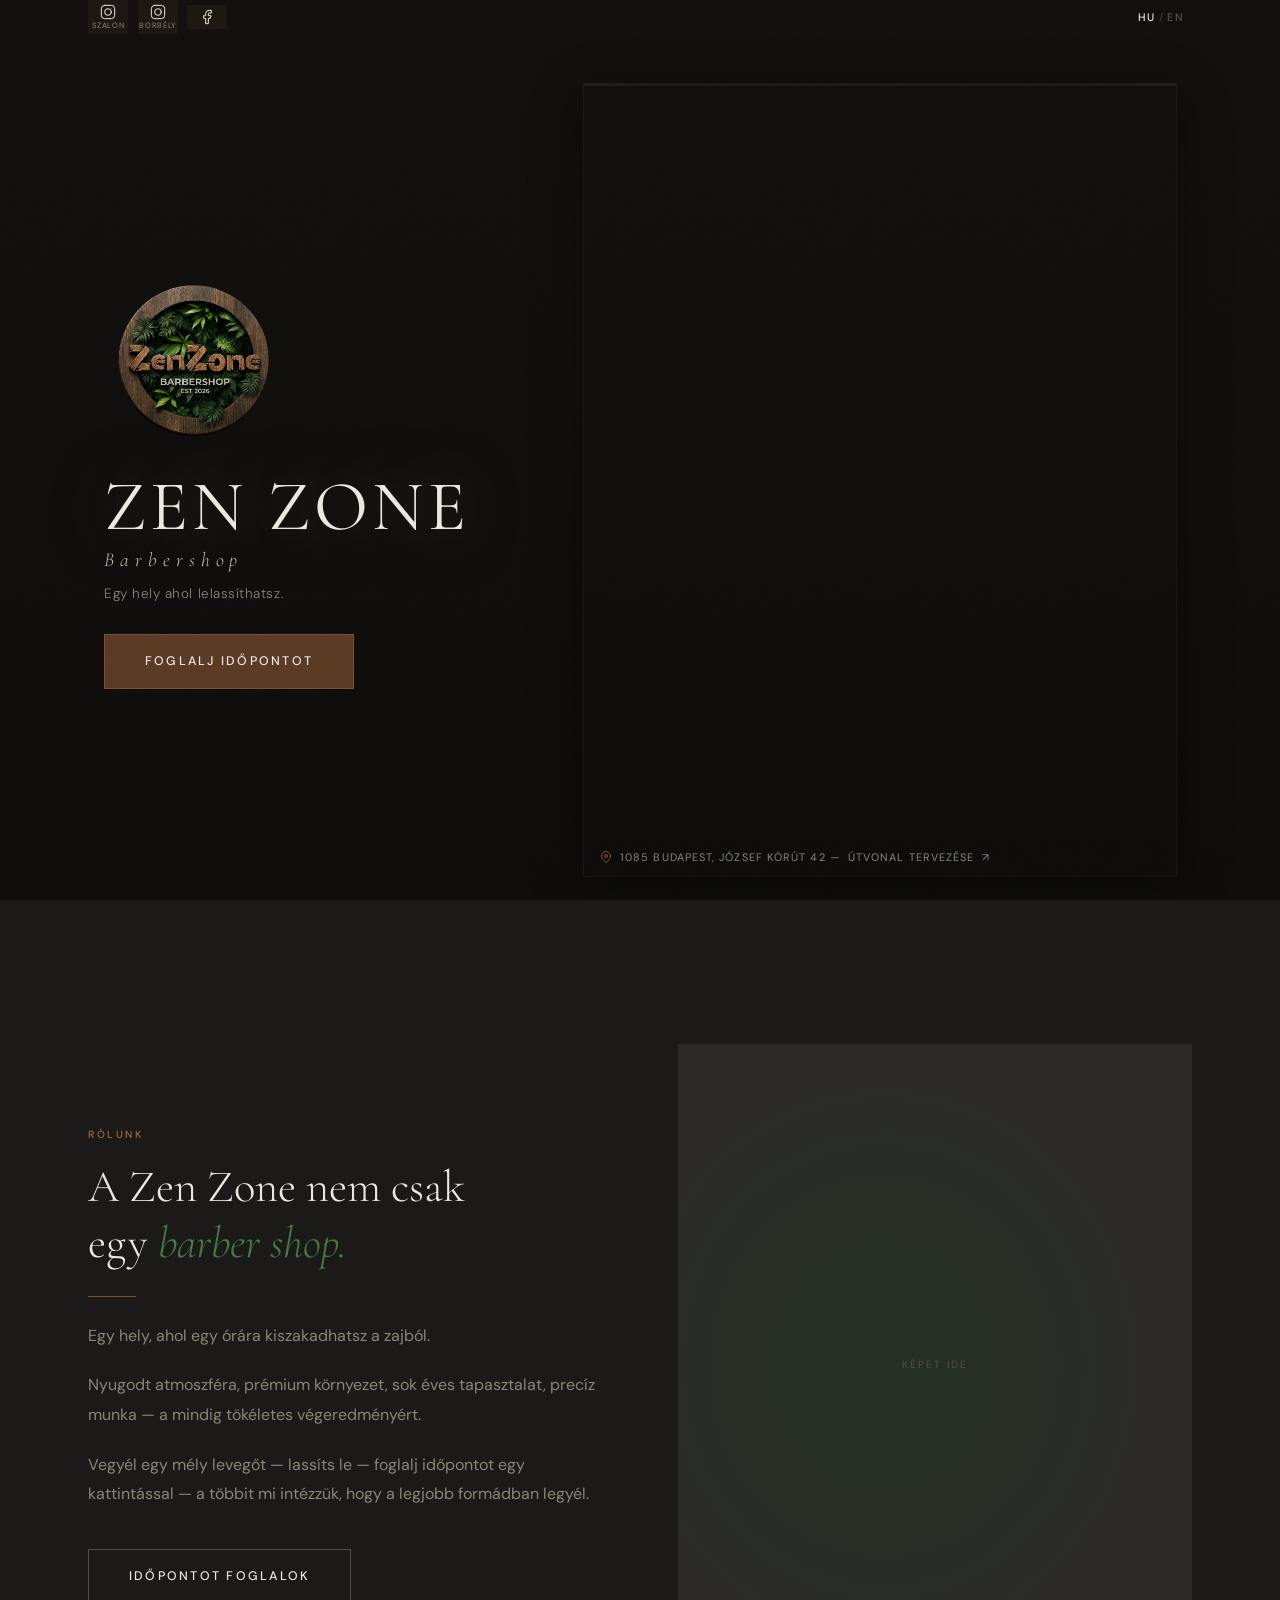
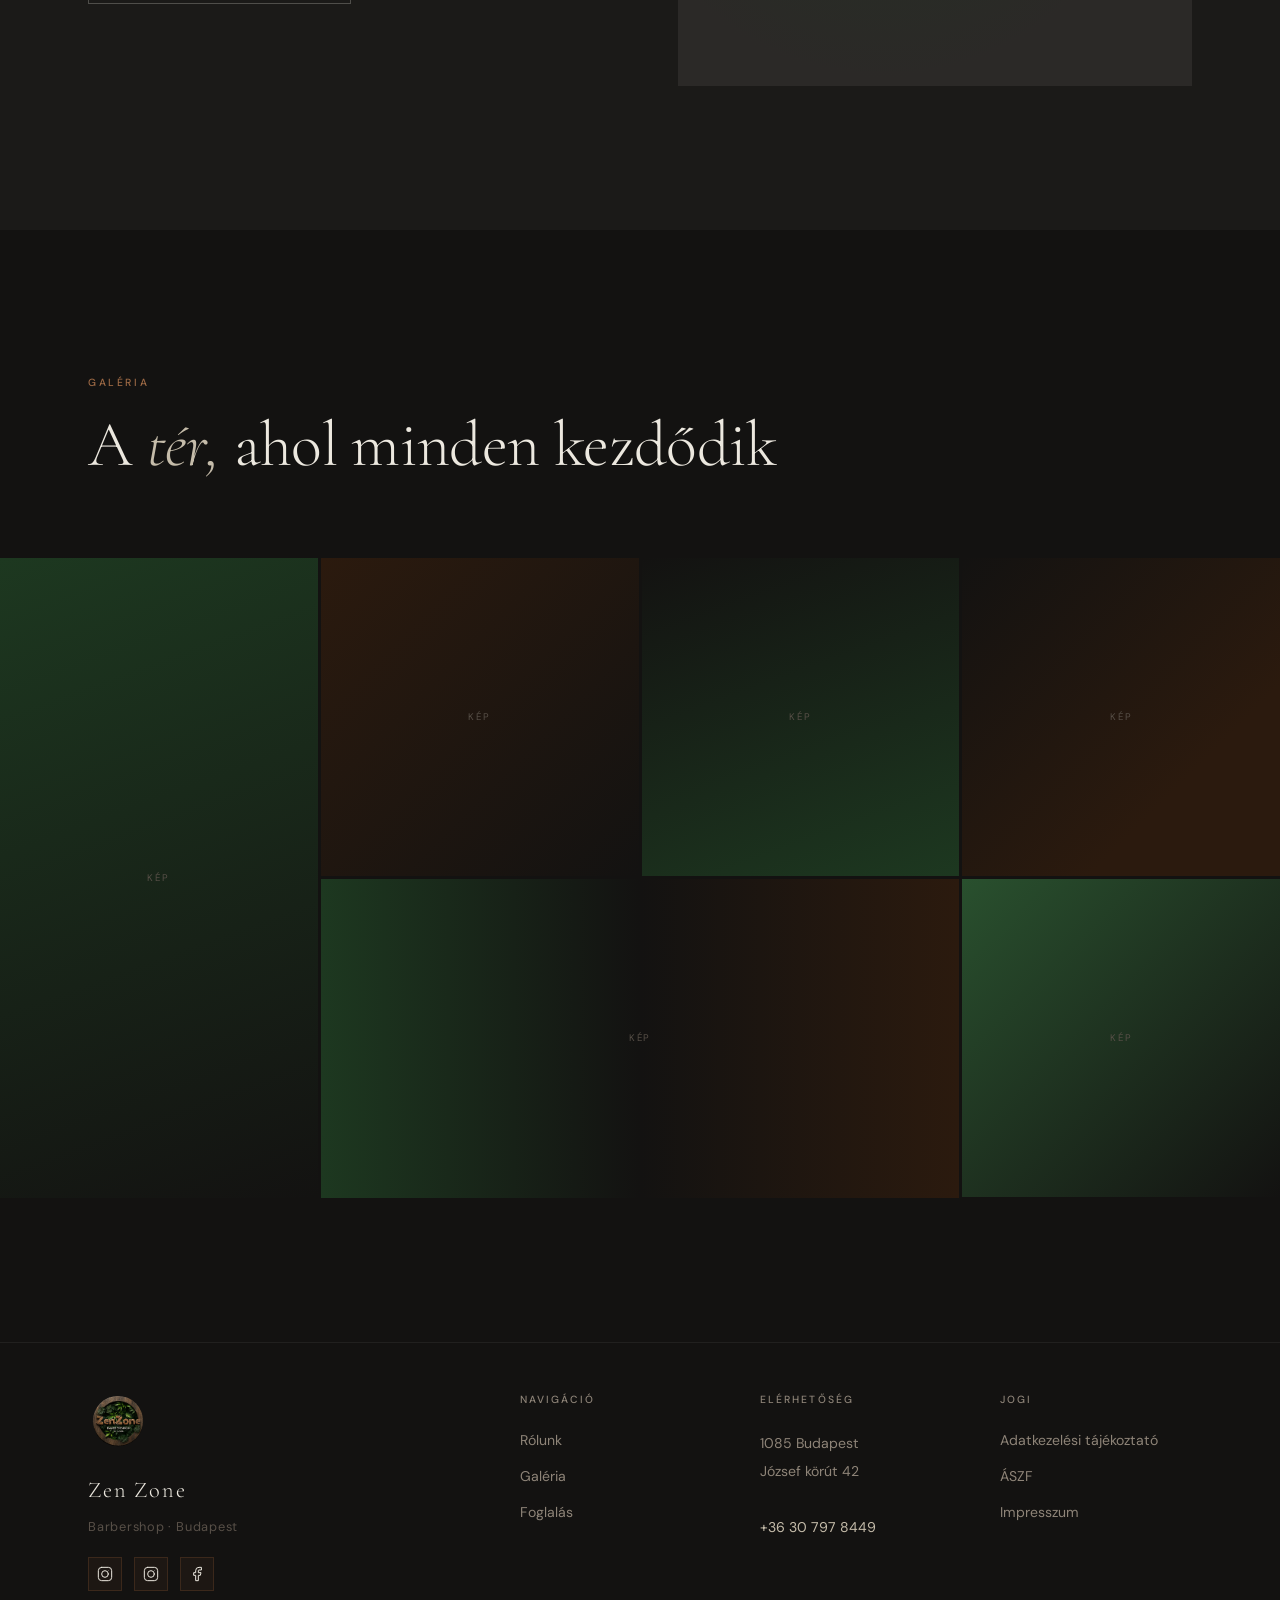
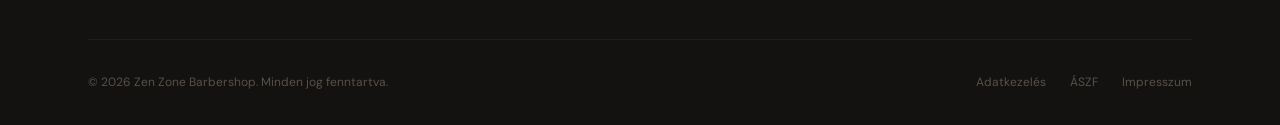
<file: index.html>
<!DOCTYPE html>
<html lang="hu" class="lang-hu">
<head>
  <meta charset="UTF-8" />
  <meta name="viewport" content="width=device-width, initial-scale=1.0" />
  <title>Zen Zone Barbershop | Budapest</title>
  <meta name="description" content="Zen Zone Barbershop – prémium barber szalon Budapesten. Precíz munka, nyugodt atmoszféra, egyszerű online foglalás." />
  <link rel="icon" type="image/png" sizes="32x32" href="favicon-32.png" />
  <link rel="apple-touch-icon" href="apple-touch-icon.png" />
  <meta name="theme-color" content="#131211" />

  <!-- Fonts -->
  <link rel="preconnect" href="https://fonts.googleapis.com" />
  <link rel="preconnect" href="https://fonts.gstatic.com" crossorigin />
  <link href="https://fonts.googleapis.com/css2?family=Cormorant+Garamond:ital,wght@0,300;0,400;0,500;1,300;1,400&family=DM+Sans:wght@300;400;500&display=swap" rel="stylesheet" />

  <link rel="stylesheet" href="css/style.css" />
</head>
<body>

<!-- Grain overlay -->
<div class="noise" aria-hidden="true"></div>

<!-- ══════════════════════════════════════
     NAVIGATION
══════════════════════════════════════ -->
<nav class="nav" id="nav">
  <div class="container">
    <div class="nav-inner">
      <div class="nav-social">
        <a href="https://www.instagram.com/zenzonebarbershop?igsh=MWxrNDg3cmZpeGM4Yg%3D%3D&utm_source=qr" target="_blank" rel="noopener noreferrer" class="nav-social-link" aria-label="ZenZone Instagram">
          <svg viewBox="0 0 24 24" fill="none" stroke="currentColor" stroke-width="1.5" stroke-linecap="round" stroke-linejoin="round" aria-hidden="true"><rect x="2" y="2" width="20" height="20" rx="5"/><circle cx="12" cy="12" r="5"/><circle cx="17.5" cy="6.5" r="0.5" fill="currentColor" stroke="none"/></svg>
          <span class="nav-social-tag">Szalon</span>
        </a>
        <a href="https://www.instagram.com/barbar_borbely?igsh=MXdycWJoYzRuZGxkeg%3D%3D&utm_source=qr" target="_blank" rel="noopener noreferrer" class="nav-social-link" aria-label="Borbély Instagram">
          <svg viewBox="0 0 24 24" fill="none" stroke="currentColor" stroke-width="1.5" stroke-linecap="round" stroke-linejoin="round" aria-hidden="true"><rect x="2" y="2" width="20" height="20" rx="5"/><circle cx="12" cy="12" r="5"/><circle cx="17.5" cy="6.5" r="0.5" fill="currentColor" stroke="none"/></svg>
          <span class="nav-social-tag">Borbély</span>
        </a>
        <a href="https://www.facebook.com/share/14dJvcQQf52/?mibextid=wwXIfr" target="_blank" rel="noopener noreferrer" class="nav-social-link" aria-label="Facebook">
          <svg viewBox="0 0 24 24" fill="none" stroke="currentColor" stroke-width="1.5" stroke-linecap="round" stroke-linejoin="round" aria-hidden="true"><path d="M18 2h-3a5 5 0 0 0-5 5v3H7v4h3v8h4v-8h3l1-4h-4V7a1 1 0 0 1 1-1h3z"/></svg>
        </a>
      </div>

      <button class="lang-toggle" id="langToggle" aria-label="Switch language">
        <span class="lang-opt hu-opt">HU</span>
        <span class="lang-sep">/</span>
        <span class="lang-opt en-opt">EN</span>
      </button>

    </div>
  </div>
</nav>

<!-- ══════════════════════════════════════
     HERO
══════════════════════════════════════ -->
<section class="hero" id="hero" aria-label="Főoldal hero">
  <div class="hero-bg" aria-hidden="true"></div>

  <div class="hero-content">
    <div class="hero-text">
      <img
        src="logo.jpg"
        alt="Zen Zone logó"
        class="hero-logo-img"
        width="220" height="220"
      />

      <h1 class="hero-title">Zen Zone</h1>
      <p class="hero-sub">Barbershop</p>

      <p class="hero-tagline"><span data-lang="hu">Egy hely ahol lelassíthatsz.</span><span data-lang="en">A place to slow down.</span></p>

      <div class="hero-cta">
        <a href="https://zenzone.salonic.hu/showServices/?employeeId=31512&placeId=14245&serviceId=0" class="btn btn--primary">
          <span data-lang="hu">Foglalj időpontot</span><span data-lang="en">Book an appointment</span>
        </a>
      </div>

    </div>

    <div class="hero-map">
      <a
        class="hero-map-label"
        href="https://maps.google.com/?q=1085+Budapest,+József+körút+42"
        target="_blank"
        rel="noopener noreferrer"
        aria-label="Útvonal tervezése Google Maps-ben"
      >
        <svg viewBox="0 0 24 24" fill="none" stroke="currentColor" stroke-width="1.5" stroke-linecap="round" stroke-linejoin="round" aria-hidden="true">
          <path d="M21 10c0 7-9 13-9 13S3 17 3 10a9 9 0 0 1 18 0z"/>
          <circle cx="12" cy="10" r="3"/>
        </svg>
        1085 Budapest, József körút 42 — <span data-lang="hu">útvonal tervezése</span><span data-lang="en">get directions</span> ↗
      </a>
      <iframe
        src="https://maps.google.com/maps?q=1085+Budapest,+J%C3%B3zsef+k%C3%B6r%C3%BAt+42&output=embed&z=16"
        width="100%"
        height="100%"
        frameborder="0"
        loading="lazy"
        allowfullscreen
        title="Zen Zone Barbershop helyszíne"
      ></iframe>
    </div>
  </div>

</section>

<!-- ══════════════════════════════════════
     RÓLUNK / ABOUT
══════════════════════════════════════ -->
<section class="section section--alt" id="about" aria-label="About">
  <div class="container">
    <div class="about-grid">

      <div class="about-text">
        <span class="overline reveal"><span data-lang="hu">Rólunk</span><span data-lang="en">About</span></span>
        <h2 class="about-headline reveal reveal-delay-1">
          <span data-lang="hu">A Zen Zone nem csak<br/>egy <em>barber shop.</em></span>
          <span data-lang="en">Zen Zone is more than<br/>just a <em>barber shop.</em></span>
        </h2>
        <div class="divider reveal reveal-delay-2"></div>
        <div class="about-body reveal reveal-delay-3">
          <p><span data-lang="hu">Egy hely, ahol egy órára kiszakadhatsz a zajból.</span><span data-lang="en">A place to escape the noise for an hour.</span></p>
          <p><span data-lang="hu">Nyugodt atmoszféra, prémium környezet, sok éves tapasztalat, precíz munka — a mindig tökéletes végeredményért.</span><span data-lang="en">Calm atmosphere, premium surroundings, years of experience, precise work — always the perfect result.</span></p>
          <p><span data-lang="hu">Vegyél egy mély levegőt &mdash; lassíts le &mdash; foglalj időpontot egy kattintással &mdash; a többit mi intézzük, hogy a legjobb formádban legyél.</span><span data-lang="en">Take a deep breath — slow down — book with one click — we handle the rest, so you look your best.</span></p>
        </div>
        <div class="reveal reveal-delay-4" style="margin-top:2.5rem;">
          <a href="https://zenzone.salonic.hu/showServices/?employeeId=31512&placeId=14245&serviceId=0" class="btn btn--ghost"><span data-lang="hu">Időpontot foglalok</span><span data-lang="en">Book an appointment</span></a>
        </div>
      </div>

      <div class="about-visual reveal reveal-delay-2" aria-hidden="true">
        <!-- Replace with: <img src="images/about.jpg" alt="Zen Zone belső tér" /> -->
      </div>

    </div>
  </div>
</section>

<!-- ══════════════════════════════════════
     GALÉRIA
══════════════════════════════════════ -->
<section class="section" id="gallery" aria-label="Gallery">
  <div class="container">
    <div class="section-header reveal">
      <span class="overline"><span data-lang="hu">Galéria</span><span data-lang="en">Gallery</span></span>
      <h2 class="section-title"><span data-lang="hu">A <em>tér,</em> ahol minden kezdődik</span><span data-lang="en">The <em>space</em> where it all begins</span></h2>
    </div>
  </div>

  <div class="gallery-grid reveal">
    <div class="gallery-item">
      <div class="gallery-item-inner"></div>
      <div class="gallery-overlay"></div>
    </div>
    <div class="gallery-item">
      <div class="gallery-item-inner"></div>
      <div class="gallery-overlay"></div>
    </div>
    <div class="gallery-item">
      <div class="gallery-item-inner"></div>
      <div class="gallery-overlay"></div>
    </div>
    <div class="gallery-item">
      <div class="gallery-item-inner"></div>
      <div class="gallery-overlay"></div>
    </div>
    <div class="gallery-item">
      <div class="gallery-item-inner"></div>
      <div class="gallery-overlay"></div>
    </div>
    <div class="gallery-item">
      <div class="gallery-item-inner"></div>
      <div class="gallery-overlay"></div>
    </div>
  </div>
</section>



<!-- ══════════════════════════════════════
     FOOTER
══════════════════════════════════════ -->
<footer class="footer" aria-label="Lábléc">
  <div class="container">
    <div class="footer-grid">

      <div class="footer-logo">
        <img src="logo.jpg" alt="Zen Zone Barbershop" />
        <div class="footer-brand">Zen Zone</div>
        <div class="footer-tagline">Barbershop · Budapest</div>
        <div class="footer-social">
          <a href="https://www.instagram.com/zenzonebarbershop?igsh=MWxrNDg3cmZpeGM4Yg%3D%3D&utm_source=qr" target="_blank" rel="noopener noreferrer" class="social-link" aria-label="ZenZone Instagram">
            <svg viewBox="0 0 24 24" fill="none" stroke="currentColor" stroke-width="1.5" stroke-linecap="round" stroke-linejoin="round"><rect x="2" y="2" width="20" height="20" rx="5"/><circle cx="12" cy="12" r="5"/><circle cx="17.5" cy="6.5" r="0.5" fill="currentColor" stroke="none"/></svg>
          </a>
          <a href="https://www.instagram.com/barbar_borbely?igsh=MXdycWJoYzRuZGxkeg%3D%3D&utm_source=qr" target="_blank" rel="noopener noreferrer" class="social-link" aria-label="Borbély Instagram">
            <svg viewBox="0 0 24 24" fill="none" stroke="currentColor" stroke-width="1.5" stroke-linecap="round" stroke-linejoin="round"><rect x="2" y="2" width="20" height="20" rx="5"/><circle cx="12" cy="12" r="5"/><circle cx="17.5" cy="6.5" r="0.5" fill="currentColor" stroke="none"/></svg>
          </a>
          <a href="https://www.facebook.com/share/14dJvcQQf52/?mibextid=wwXIfr" target="_blank" rel="noopener noreferrer" class="social-link" aria-label="Facebook">
            <svg viewBox="0 0 24 24" fill="none" stroke="currentColor" stroke-width="1.5" stroke-linecap="round" stroke-linejoin="round"><path d="M18 2h-3a5 5 0 0 0-5 5v3H7v4h3v8h4v-8h3l1-4h-4V7a1 1 0 0 1 1-1h3z"/></svg>
          </a>
        </div>
      </div>

      <div>
        <div class="footer-col-title"><span data-lang="hu">Navigáció</span><span data-lang="en">Navigation</span></div>
        <nav class="footer-links" aria-label="Lábléc navigáció">
          <a href="#about"><span data-lang="hu">Rólunk</span><span data-lang="en">About</span></a>
          <a href="#gallery"><span data-lang="hu">Galéria</span><span data-lang="en">Gallery</span></a>
          <a href="https://zenzone.salonic.hu/showServices/?employeeId=31512&placeId=14245&serviceId=0"><span data-lang="hu">Foglalás</span><span data-lang="en">Booking</span></a>
        </nav>
      </div>

      <div>
        <div class="footer-col-title"><span data-lang="hu">Elérhetőség</span><span data-lang="en">Contact</span></div>
        <address class="footer-address">
          1085 Budapest<br/>
          József körút 42<br/><br/>
          <a href="tel:+36307978449" style="color:var(--cream-2);">+36 30 797 8449</a><br/>
          
        </address>
      </div>

      <div>
        <div class="footer-col-title"><span data-lang="hu">Jogi</span><span data-lang="en">Legal</span></div>
        <nav class="footer-links" aria-label="Jogi dokumentumok">
          <a href="privacy.html">Adatkezelési tájékoztató</a>
          <a href="terms.html">ÁSZF</a>
          <a href="imprint.html">Impresszum</a>
        </nav>
      </div>

    </div>

    <div class="footer-bottom">
      <p class="footer-copy">&copy; 2026 Zen Zone Barbershop. <span data-lang="hu">Minden jog fenntartva.</span><span data-lang="en">All rights reserved.</span></p>
      <div class="footer-legal">
        <a href="privacy.html">Adatkezelés</a>
        <a href="terms.html">ÁSZF</a>
        <a href="imprint.html">Impresszum</a>
      </div>
    </div>
  </div>
</footer>

<script src="js/main.js"></script>
</body>
</html>
</file>
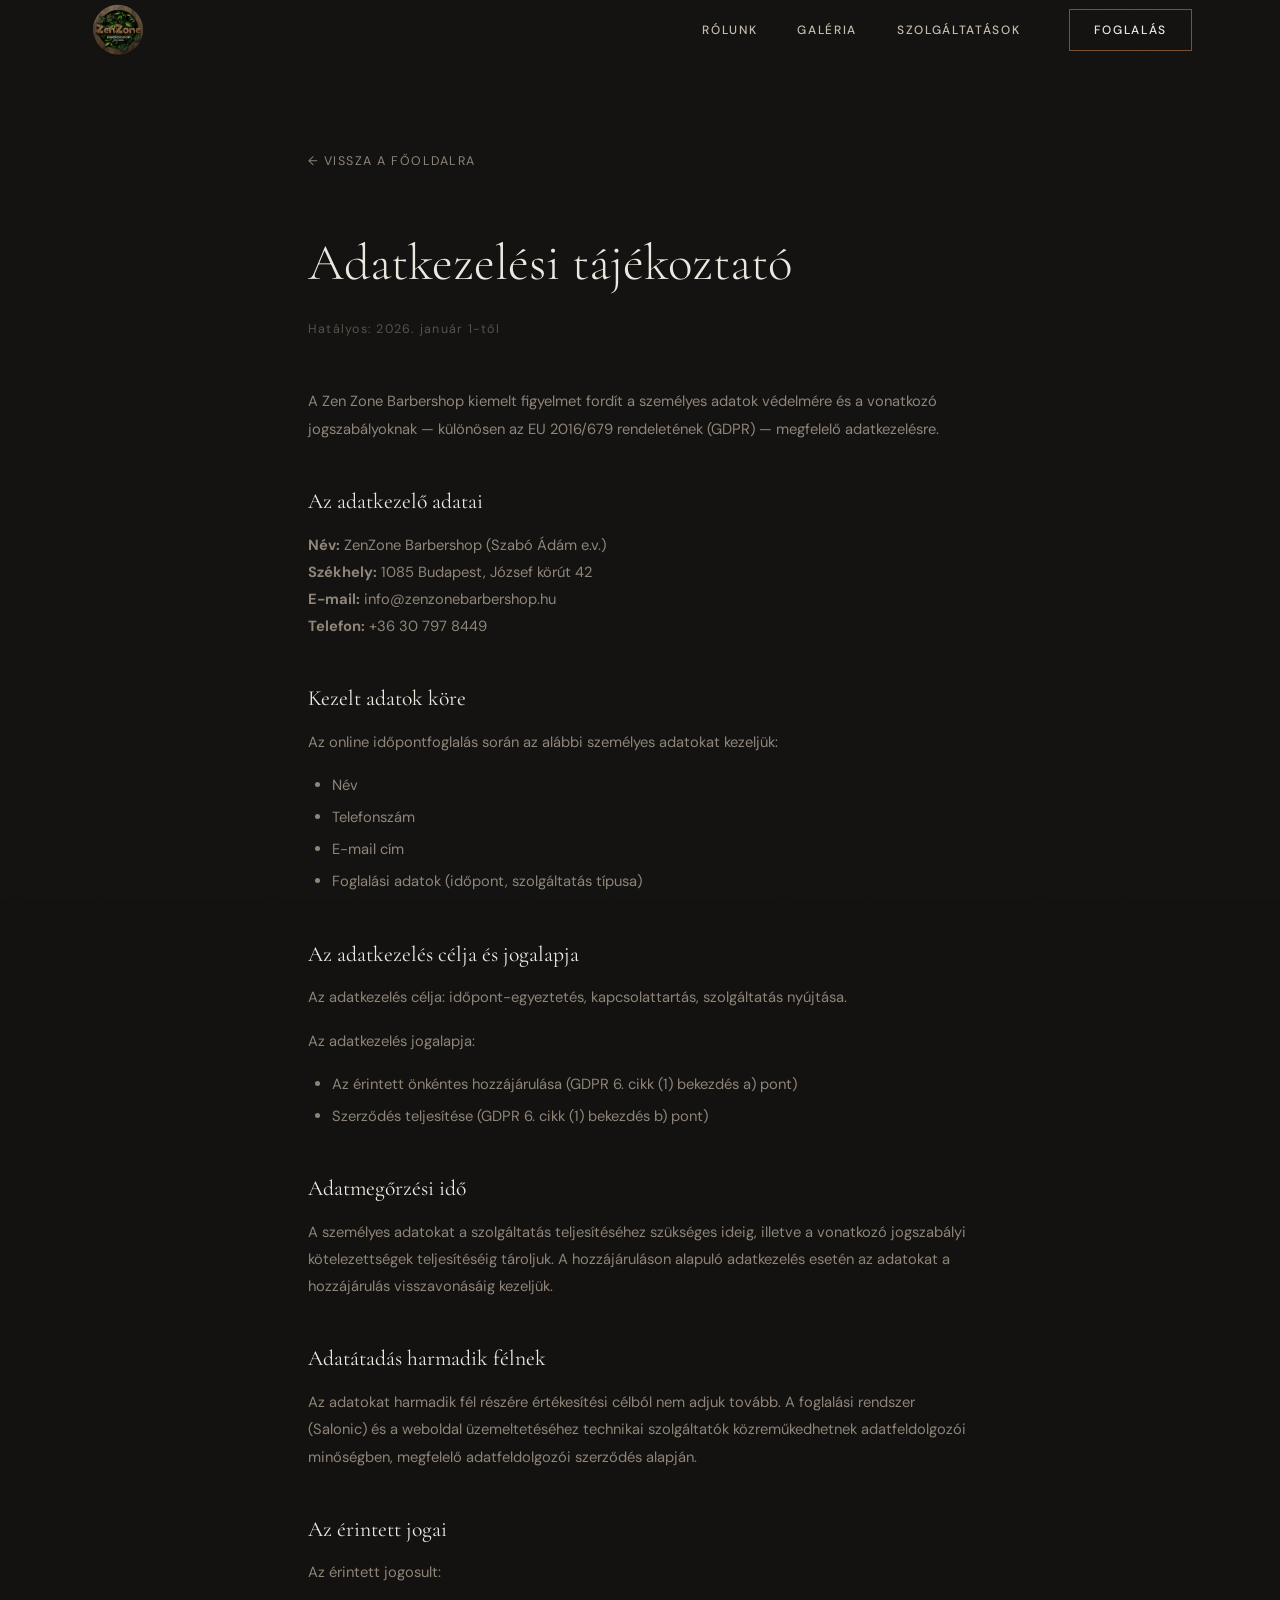
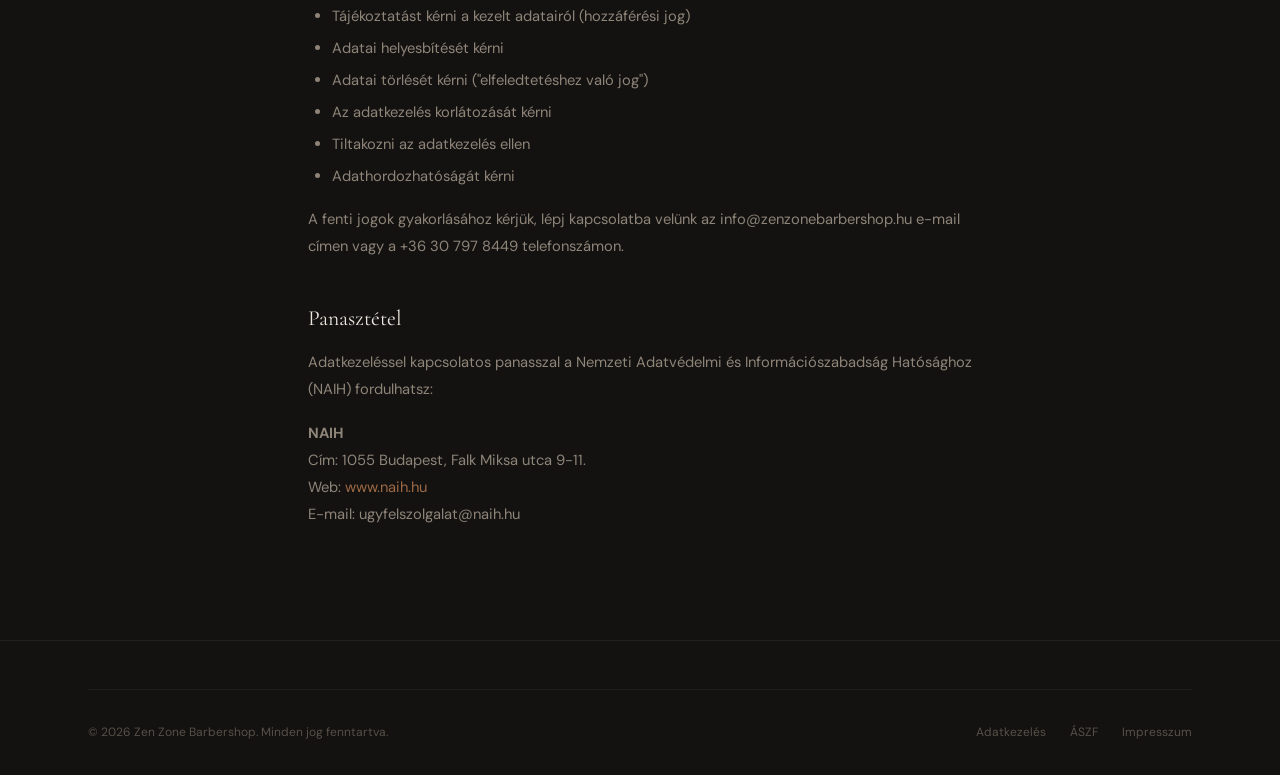
<file: adatkezeles.html>
<!DOCTYPE html>
<html lang="hu">
<head>
  <meta charset="UTF-8" />
  <meta name="viewport" content="width=device-width, initial-scale=1.0" />
  <title>Adatkezelési tájékoztató | Zen Zone Barbershop</title>
  <link rel="preconnect" href="https://fonts.googleapis.com" />
  <link rel="preconnect" href="https://fonts.gstatic.com" crossorigin />
  <link href="https://fonts.googleapis.com/css2?family=Cormorant+Garamond:ital,wght@0,300;0,400;1,300;1,400&family=DM+Sans:wght@300;400;500&display=swap" rel="stylesheet" />
  <link rel="stylesheet" href="css/style.css" />
</head>
<body>

<div class="noise" aria-hidden="true"></div>

<nav class="nav scrolled" id="nav">
  <div class="container">
    <div class="nav-inner">
      <a href="index.html" class="nav-logo" aria-label="Zen Zone főoldal">
        <img src="logo.jpg" alt="Zen Zone Barbershop" />
      </a>
      <div class="nav-links">
        <a href="index.html#rolunk">Rólunk</a>
        <a href="index.html#galeria">Galéria</a>
        <a href="index.html#szolgaltatasok">Szolgáltatások</a>
        <a href="index.html#foglalas" class="nav-cta">Foglalás</a>
      </div>
      <button class="nav-burger" id="navBurger" aria-label="Menü megnyitása">
        <span></span><span></span><span></span>
      </button>
    </div>
  </div>
  <div class="nav-mobile" id="navMobile">
    <a href="index.html#rolunk" class="nav-mobile-link">Rólunk</a>
    <a href="index.html#galeria" class="nav-mobile-link">Galéria</a>
    <a href="index.html#szolgaltatasok" class="nav-mobile-link">Szolgáltatások</a>
    <a href="index.html#foglalas" class="nav-mobile-link nav-mobile-cta">Foglalás</a>
  </div>
</nav>

<main class="legal-page">
  <div class="container">
    <a href="index.html" class="legal-back">← Vissza a főoldalra</a>

    <h1 class="legal-title">Adatkezelési tájékoztató</h1>
    <p class="legal-date">Hatályos: 2026. január 1-től</p>

    <div class="legal-body">

      <p>A Zen Zone Barbershop kiemelt figyelmet fordít a személyes adatok védelmére és a vonatkozó jogszabályoknak — különösen az EU 2016/679 rendeletének (GDPR) — megfelelő adatkezelésre.</p>

      <h2>Az adatkezelő adatai</h2>
      <p>
        <strong>Név:</strong> ZenZone Barbershop (Szabó Ádám e.v.)<br/>
        <strong>Székhely:</strong> 1085 Budapest, József körút 42<br/>
        <strong>E-mail:</strong> info@zenzonebarbershop.hu<br/>
        <strong>Telefon:</strong> +36 30 797 8449
      </p>

      <h2>Kezelt adatok köre</h2>
      <p>Az online időpontfoglalás során az alábbi személyes adatokat kezeljük:</p>
      <ul>
        <li>Név</li>
        <li>Telefonszám</li>
        <li>E-mail cím</li>
        <li>Foglalási adatok (időpont, szolgáltatás típusa)</li>
      </ul>

      <h2>Az adatkezelés célja és jogalapja</h2>
      <p>Az adatkezelés célja: időpont-egyeztetés, kapcsolattartás, szolgáltatás nyújtása.</p>
      <p>Az adatkezelés jogalapja:</p>
      <ul>
        <li>Az érintett önkéntes hozzájárulása (GDPR 6. cikk (1) bekezdés a) pont)</li>
        <li>Szerződés teljesítése (GDPR 6. cikk (1) bekezdés b) pont)</li>
      </ul>

      <h2>Adatmegőrzési idő</h2>
      <p>A személyes adatokat a szolgáltatás teljesítéséhez szükséges ideig, illetve a vonatkozó jogszabályi kötelezettségek teljesítéséig tároljuk. A hozzájáruláson alapuló adatkezelés esetén az adatokat a hozzájárulás visszavonásáig kezeljük.</p>

      <h2>Adatátadás harmadik félnek</h2>
      <p>Az adatokat harmadik fél részére értékesítési célból nem adjuk tovább. A foglalási rendszer (Salonic) és a weboldal üzemeltetéséhez technikai szolgáltatók közreműkedhetnek adatfeldolgozói minőségben, megfelelő adatfeldolgozói szerződés alapján.</p>

      <h2>Az érintett jogai</h2>
      <p>Az érintett jogosult:</p>
      <ul>
        <li>Tájékoztatást kérni a kezelt adatairól (hozzáférési jog)</li>
        <li>Adatai helyesbítését kérni</li>
        <li>Adatai törlését kérni ("elfeledtetéshez való jog")</li>
        <li>Az adatkezelés korlátozását kérni</li>
        <li>Tiltakozni az adatkezelés ellen</li>
        <li>Adathordozhatóságát kérni</li>
      </ul>
      <p>A fenti jogok gyakorlásához kérjük, lépj kapcsolatba velünk az info@zenzonebarbershop.hu e-mail címen vagy a +36 30 797 8449 telefonszámon.</p>

      <h2>Panasztétel</h2>
      <p>Adatkezeléssel kapcsolatos panasszal a Nemzeti Adatvédelmi és Információszabadság Hatósághoz (NAIH) fordulhatsz:</p>
      <p>
        <strong>NAIH</strong><br/>
        Cím: 1055 Budapest, Falk Miksa utca 9-11.<br/>
        Web: <span style="color:var(--wood-lt);">www.naih.hu</span><br/>
        E-mail: ugyfelszolgalat@naih.hu
      </p>

    </div>
  </div>
</main>

<footer class="footer" style="padding-top:3rem;">
  <div class="container">
    <div class="footer-bottom">
      <p class="footer-copy">&copy; 2026 Zen Zone Barbershop. Minden jog fenntartva.</p>
      <div class="footer-legal">
        <a href="adatkezeles.html">Adatkezelés</a>
        <a href="aszf.html">ÁSZF</a>
        <a href="impresszum.html">Impresszum</a>
      </div>
    </div>
  </div>
</footer>

<script src="js/main.js"></script>
</body>
</html>
</file>
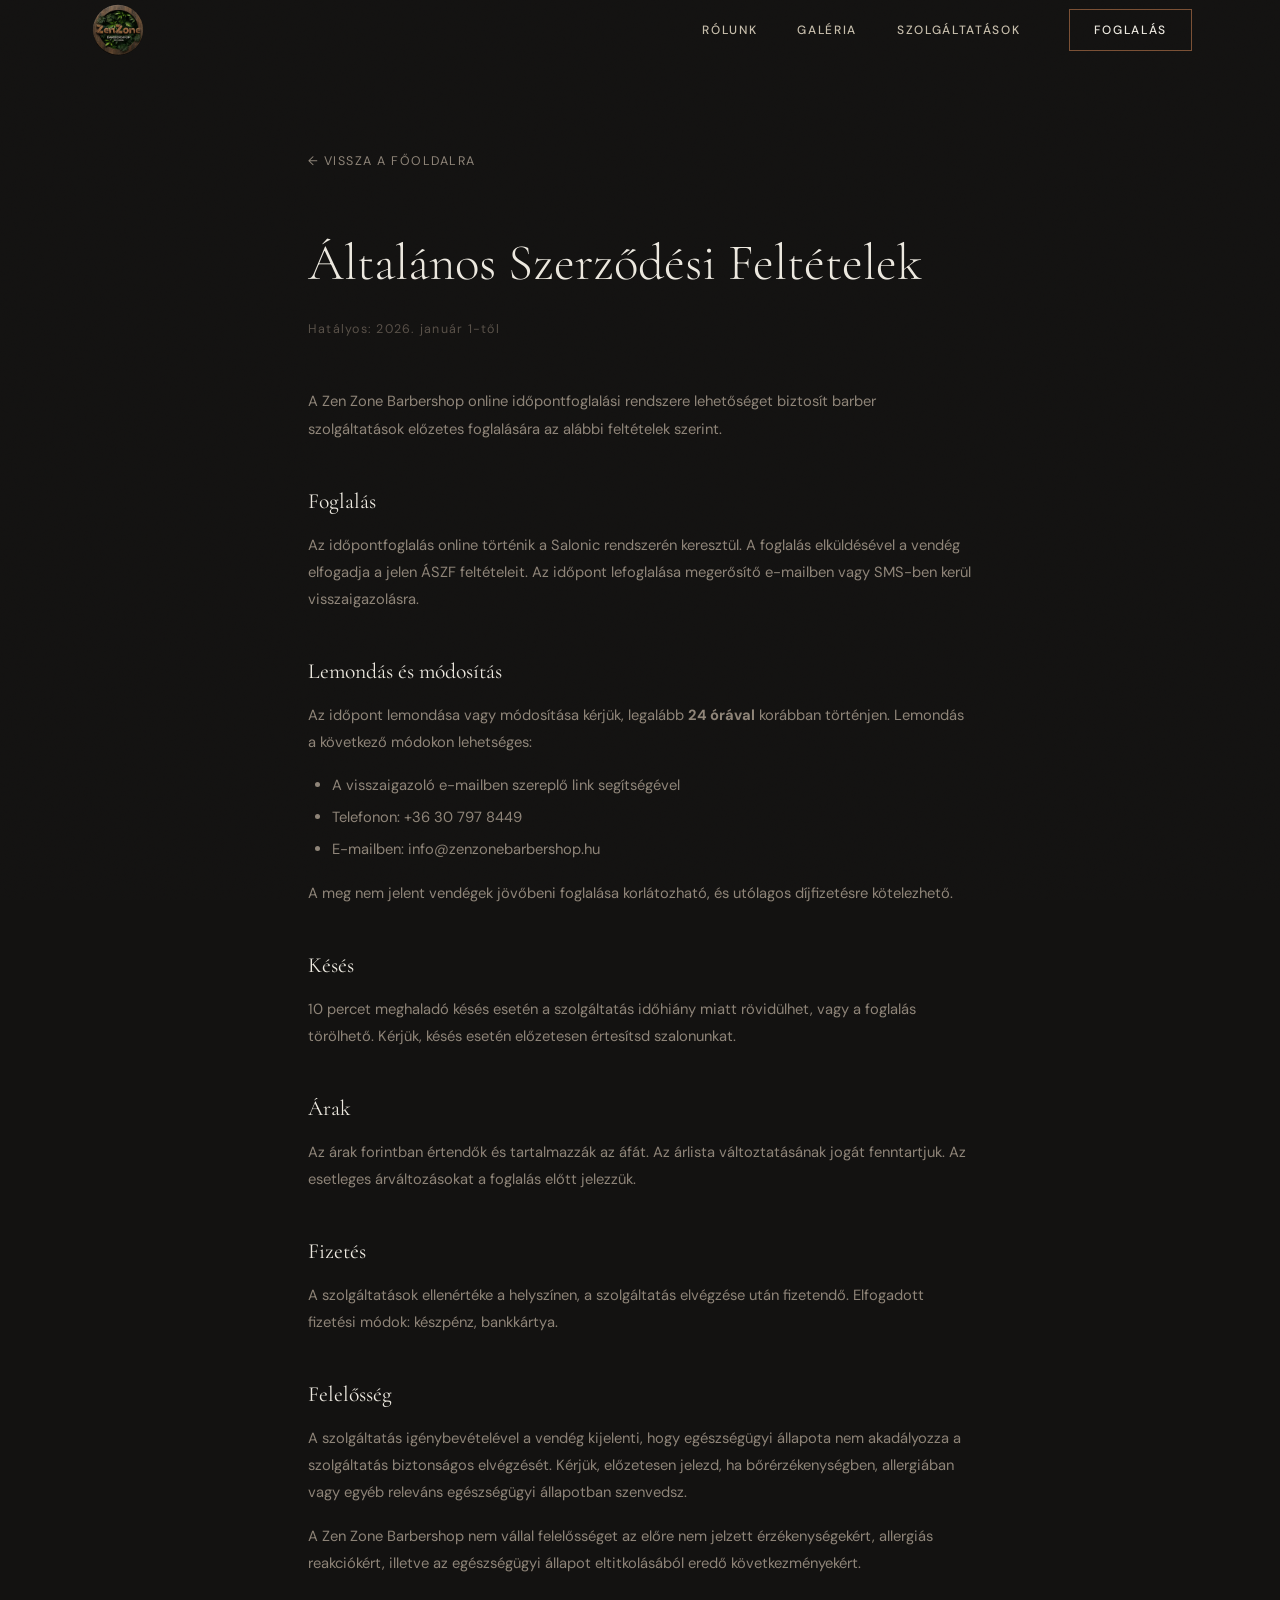
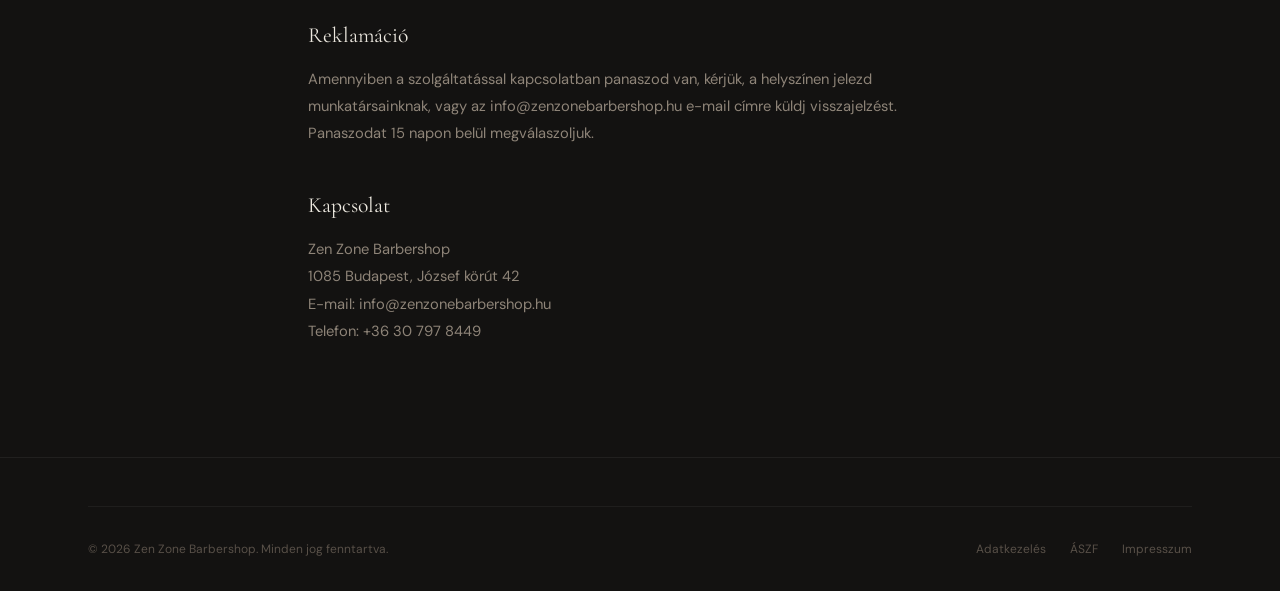
<file: aszf.html>
<!DOCTYPE html>
<html lang="hu">
<head>
  <meta charset="UTF-8" />
  <meta name="viewport" content="width=device-width, initial-scale=1.0" />
  <title>Általános Szerződési Feltételek | Zen Zone Barbershop</title>
  <link rel="preconnect" href="https://fonts.googleapis.com" />
  <link rel="preconnect" href="https://fonts.gstatic.com" crossorigin />
  <link href="https://fonts.googleapis.com/css2?family=Cormorant+Garamond:ital,wght@0,300;0,400;1,300;1,400&family=DM+Sans:wght@300;400;500&display=swap" rel="stylesheet" />
  <link rel="stylesheet" href="css/style.css" />
</head>
<body>

<div class="noise" aria-hidden="true"></div>

<nav class="nav scrolled" id="nav">
  <div class="container">
    <div class="nav-inner">
      <a href="index.html" class="nav-logo" aria-label="Zen Zone főoldal">
        <img src="logo.jpg" alt="Zen Zone Barbershop" />
      </a>
      <div class="nav-links">
        <a href="index.html#rolunk">Rólunk</a>
        <a href="index.html#galeria">Galéria</a>
        <a href="index.html#szolgaltatasok">Szolgáltatások</a>
        <a href="index.html#foglalas" class="nav-cta">Foglalás</a>
      </div>
      <button class="nav-burger" id="navBurger" aria-label="Menü megnyitása">
        <span></span><span></span><span></span>
      </button>
    </div>
  </div>
  <div class="nav-mobile" id="navMobile">
    <a href="index.html#rolunk" class="nav-mobile-link">Rólunk</a>
    <a href="index.html#galeria" class="nav-mobile-link">Galéria</a>
    <a href="index.html#szolgaltatasok" class="nav-mobile-link">Szolgáltatások</a>
    <a href="index.html#foglalas" class="nav-mobile-link nav-mobile-cta">Foglalás</a>
  </div>
</nav>

<main class="legal-page">
  <div class="container">
    <a href="index.html" class="legal-back">← Vissza a főoldalra</a>

    <h1 class="legal-title">Általános Szerződési Feltételek</h1>
    <p class="legal-date">Hatályos: 2026. január 1-től</p>

    <div class="legal-body">

      <p>A Zen Zone Barbershop online időpontfoglalási rendszere lehetőséget biztosít barber szolgáltatások előzetes foglalására az alábbi feltételek szerint.</p>

      <h2>Foglalás</h2>
      <p>Az időpontfoglalás online történik a Salonic rendszerén keresztül. A foglalás elküldésével a vendég elfogadja a jelen ÁSZF feltételeit. Az időpont lefoglalása megerősítő e-mailben vagy SMS-ben kerül visszaigazolásra.</p>

      <h2>Lemondás és módosítás</h2>
      <p>Az időpont lemondása vagy módosítása kérjük, legalább <strong>24 órával</strong> korábban történjen. Lemondás a következő módokon lehetséges:</p>
      <ul>
        <li>A visszaigazoló e-mailben szereplő link segítségével</li>
        <li>Telefonon: +36 30 797 8449</li>
        <li>E-mailben: info@zenzonebarbershop.hu</li>
      </ul>
      <p>A meg nem jelent vendégek jövőbeni foglalása korlátozható, és utólagos díjfizetésre kötelezhető.</p>

      <h2>Késés</h2>
      <p>10 percet meghaladó késés esetén a szolgáltatás időhiány miatt rövidülhet, vagy a foglalás törölhető. Kérjük, késés esetén előzetesen értesítsd szalonunkat.</p>

      <h2>Árak</h2>
      <p>Az árak forintban értendők és tartalmazzák az áfát. Az árlista változtatásának jogát fenntartjuk. Az esetleges árváltozásokat a foglalás előtt jelezzük.</p>

      <h2>Fizetés</h2>
      <p>A szolgáltatások ellenértéke a helyszínen, a szolgáltatás elvégzése után fizetendő. Elfogadott fizetési módok: készpénz, bankkártya.</p>

      <h2>Felelősség</h2>
      <p>A szolgáltatás igénybevételével a vendég kijelenti, hogy egészségügyi állapota nem akadályozza a szolgáltatás biztonságos elvégzését. Kérjük, előzetesen jelezd, ha bőrérzékenységben, allergiában vagy egyéb releváns egészségügyi állapotban szenvedsz.</p>
      <p>A Zen Zone Barbershop nem vállal felelősséget az előre nem jelzett érzékenységekért, allergiás reakciókért, illetve az egészségügyi állapot eltitkolásából eredő következményekért.</p>

      <h2>Reklamáció</h2>
      <p>Amennyiben a szolgáltatással kapcsolatban panaszod van, kérjük, a helyszínen jelezd munkatársainknak, vagy az info@zenzonebarbershop.hu e-mail címre küldj visszajelzést. Panaszodat 15 napon belül megválaszoljuk.</p>

      <h2>Kapcsolat</h2>
      <p>
        Zen Zone Barbershop<br/>
        1085 Budapest, József körút 42<br/>
        E-mail: info@zenzonebarbershop.hu<br/>
        Telefon: +36 30 797 8449
      </p>

    </div>
  </div>
</main>

<footer class="footer" style="padding-top:3rem;">
  <div class="container">
    <div class="footer-bottom">
      <p class="footer-copy">&copy; 2026 Zen Zone Barbershop. Minden jog fenntartva.</p>
      <div class="footer-legal">
        <a href="adatkezeles.html">Adatkezelés</a>
        <a href="aszf.html">ÁSZF</a>
        <a href="impresszum.html">Impresszum</a>
      </div>
    </div>
  </div>
</footer>

<script src="js/main.js"></script>
</body>
</html>
</file>
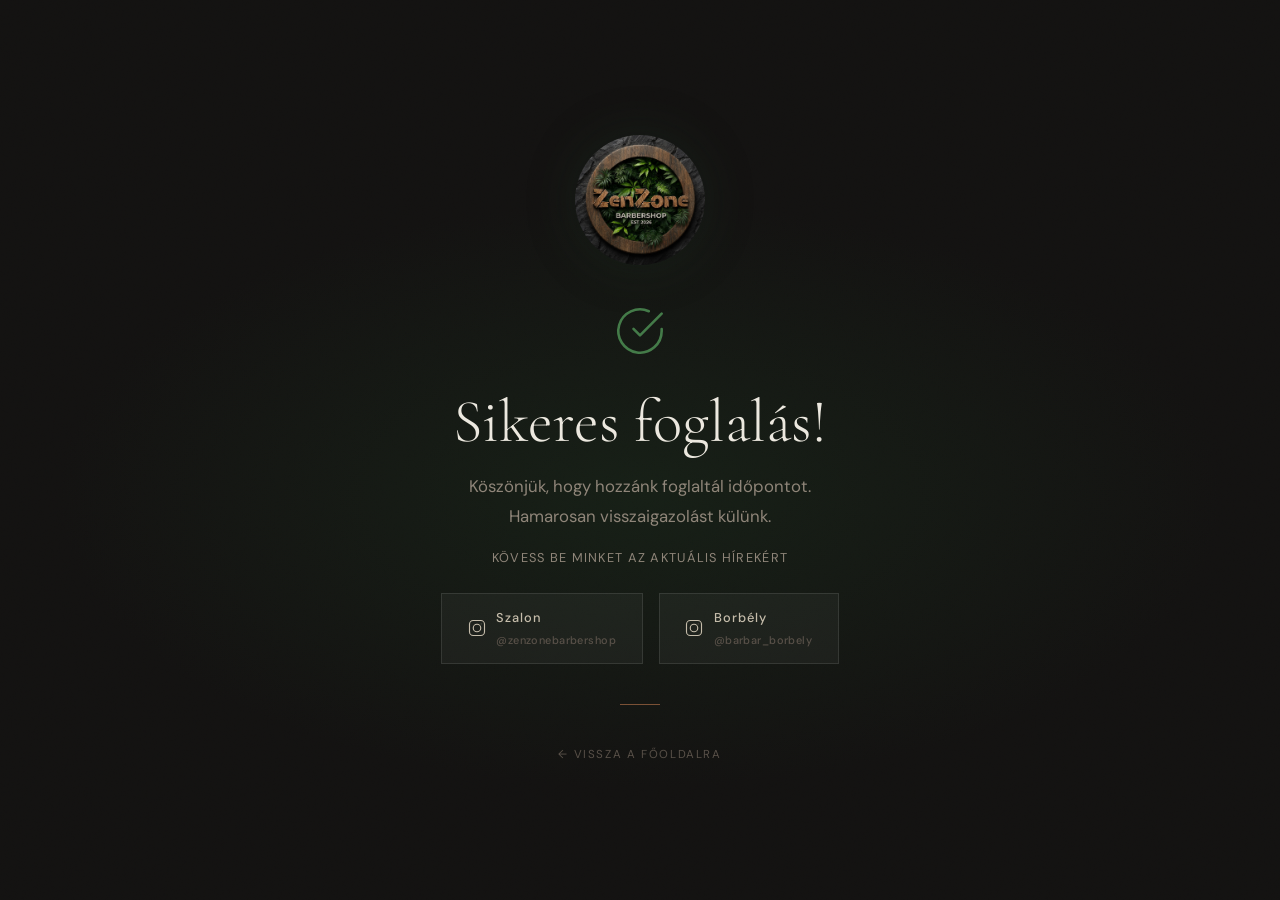
<file: confirmed.html>
<!DOCTYPE html>
<html lang="hu">
<head>
  <meta charset="UTF-8" />
  <meta name="viewport" content="width=device-width, initial-scale=1.0" />
  <title>Sikeres foglalás | Zen Zone Barbershop</title>
  <meta name="robots" content="noindex" />
  <link rel="icon" type="image/png" sizes="32x32" href="favicon-32.png" />
  <link rel="apple-touch-icon" href="apple-touch-icon.png" />
  <meta name="theme-color" content="#131211" />
  <link rel="preconnect" href="https://fonts.googleapis.com" />
  <link rel="preconnect" href="https://fonts.gstatic.com" crossorigin />
  <link href="https://fonts.googleapis.com/css2?family=Cormorant+Garamond:ital,wght@0,300;0,400;1,300;1,400&family=DM+Sans:wght@300;400;500&display=swap" rel="stylesheet" />
  <link rel="stylesheet" href="css/style.css" />
  <style>
    .thankyou-page {
      min-height: 100svh;
      display: flex;
      flex-direction: column;
      align-items: center;
      justify-content: center;
      text-align: center;
      padding: 3rem 1.5rem;
      background:
        radial-gradient(ellipse 70% 50% at 50% 55%, rgba(29, 56, 32, 0.35) 0%, transparent 65%),
        var(--bg);
    }
    .thankyou-logo {
      width: clamp(90px, 20vw, 130px);
      height: clamp(90px, 20vw, 130px);
      object-fit: cover;
      border-radius: 50%;
      margin-bottom: 2.5rem;
      box-shadow: 0 0 50px rgba(29, 56, 32, 0.3);
      animation: tyFade 1s var(--ease) 0.1s both;
    }
    .thankyou-check {
      width: 52px; height: 52px;
      margin: 0 auto 2rem;
      color: var(--green-lt);
      animation: tyFade 0.8s var(--ease) 0.3s both;
    }
    .thankyou-title {
      font-family: var(--font-display);
      font-size: clamp(2.2rem, 7vw, 3.8rem);
      font-weight: 300;
      color: var(--cream);
      line-height: 1.1;
      margin-bottom: 1rem;
      animation: tyUp 0.9s var(--ease) 0.4s both;
    }
    .thankyou-sub {
      font-size: clamp(0.9rem, 2vw, 1.05rem);
      color: var(--cream-3);
      max-width: 38ch;
      line-height: 1.75;
      margin-bottom: 1rem;
      animation: tyUp 0.9s var(--ease) 0.55s both;
    }
    .thankyou-cta-text {
      font-size: 0.8rem;
      letter-spacing: 0.1em;
      color: var(--cream-3);
      text-transform: uppercase;
      margin-bottom: 1.5rem;
      animation: tyUp 0.9s var(--ease) 0.7s both;
    }
    .thankyou-socials {
      display: flex;
      align-items: center;
      justify-content: center;
      gap: 1rem;
      animation: tyUp 0.9s var(--ease) 0.85s both;
    }
    .thankyou-social-btn {
      display: flex;
      align-items: center;
      gap: 0.65rem;
      padding: 0.85rem 1.6rem;
      border: 1px solid rgba(255,255,255,0.1);
      background: rgba(255,255,255,0.04);
      color: var(--cream-2);
      font-family: var(--font-body);
      font-size: 0.8rem;
      font-weight: 500;
      letter-spacing: 0.08em;
      text-decoration: none;
      transition: background var(--trans), border-color var(--trans), color var(--trans);
    }
    .thankyou-social-btn:hover {
      background: rgba(90, 58, 36, 0.25);
      border-color: var(--wood-mid);
      color: var(--cream);
    }
    .thankyou-social-btn svg {
      width: 18px; height: 18px;
      flex-shrink: 0;
    }
    .thankyou-social-label {
      display: flex;
      flex-direction: column;
      text-align: left;
      gap: 2px;
    }
    .thankyou-social-handle {
      font-size: 0.68rem;
      color: var(--cream-4);
      letter-spacing: 0.04em;
    }
    .thankyou-divider {
      width: 40px; height: 1px;
      background: var(--wood-mid);
      margin: 2.5rem auto;
      animation: tyFade 0.8s var(--ease) 1s both;
    }
    .thankyou-back {
      font-size: 0.72rem;
      letter-spacing: 0.14em;
      text-transform: uppercase;
      color: var(--cream-4);
      text-decoration: none;
      transition: color var(--trans);
      animation: tyFade 0.8s var(--ease) 1.1s both;
    }
    .thankyou-back:hover { color: var(--cream-2); }

    @keyframes tyFade {
      from { opacity: 0; }
      to   { opacity: 1; }
    }
    @keyframes tyUp {
      from { opacity: 0; transform: translateY(14px); }
      to   { opacity: 1; transform: translateY(0); }
    }
  </style>
</head>
<body>

<div class="noise" aria-hidden="true"></div>

<main class="thankyou-page">

  <img src="logo.jpg" alt="Zen Zone Barbershop" class="thankyou-logo" />

  <svg class="thankyou-check" viewBox="0 0 24 24" fill="none" stroke="currentColor" stroke-width="1.2" stroke-linecap="round" stroke-linejoin="round" aria-hidden="true">
    <path d="M22 11.08V12a10 10 0 1 1-5.93-9.14"/>
    <polyline points="22 4 12 14.01 9 11.01"/>
  </svg>

  <h1 class="thankyou-title">Sikeres foglalás!</h1>

  <p class="thankyou-sub">
    Köszönjük, hogy hozzánk foglaltál időpontot.<br/>
    Hamarosan visszaigazolást külünk.
  </p>

  <p class="thankyou-cta-text">Kövess be minket az aktuális hírekért</p>

  <div class="thankyou-socials">
    <a
      href="https://www.instagram.com/zenzonebarbershop?igsh=MWxrNDg3cmZpeGM4Yg%3D%3D"
      target="_blank"
      rel="noopener noreferrer"
      class="thankyou-social-btn"
      aria-label="ZenZone Barbershop Instagram"
    >
      <svg viewBox="0 0 24 24" fill="none" stroke="currentColor" stroke-width="1.5" stroke-linecap="round" stroke-linejoin="round" aria-hidden="true">
        <rect x="2" y="2" width="20" height="20" rx="5"/>
        <circle cx="12" cy="12" r="5"/>
        <circle cx="17.5" cy="6.5" r="0.5" fill="currentColor" stroke="none"/>
      </svg>
      <div class="thankyou-social-label">
        <span>Szalon</span>
        <span class="thankyou-social-handle">@zenzonebarbershop</span>
      </div>
    </a>

    <a
      href="https://www.instagram.com/barbar_borbely?igsh=MXdycWJoYzRuZGxkeg%3D%3D"
      target="_blank"
      rel="noopener noreferrer"
      class="thankyou-social-btn"
      aria-label="Barbar Borbély Instagram"
    >
      <svg viewBox="0 0 24 24" fill="none" stroke="currentColor" stroke-width="1.5" stroke-linecap="round" stroke-linejoin="round" aria-hidden="true">
        <rect x="2" y="2" width="20" height="20" rx="5"/>
        <circle cx="12" cy="12" r="5"/>
        <circle cx="17.5" cy="6.5" r="0.5" fill="currentColor" stroke="none"/>
      </svg>
      <div class="thankyou-social-label">
        <span>Borbély</span>
        <span class="thankyou-social-handle">@barbar_borbely</span>
      </div>
    </a>
  </div>

  <div class="thankyou-divider"></div>

  <a href="index.html" class="thankyou-back">← Vissza a főoldalra</a>

</main>

</body>
</html>
</file>
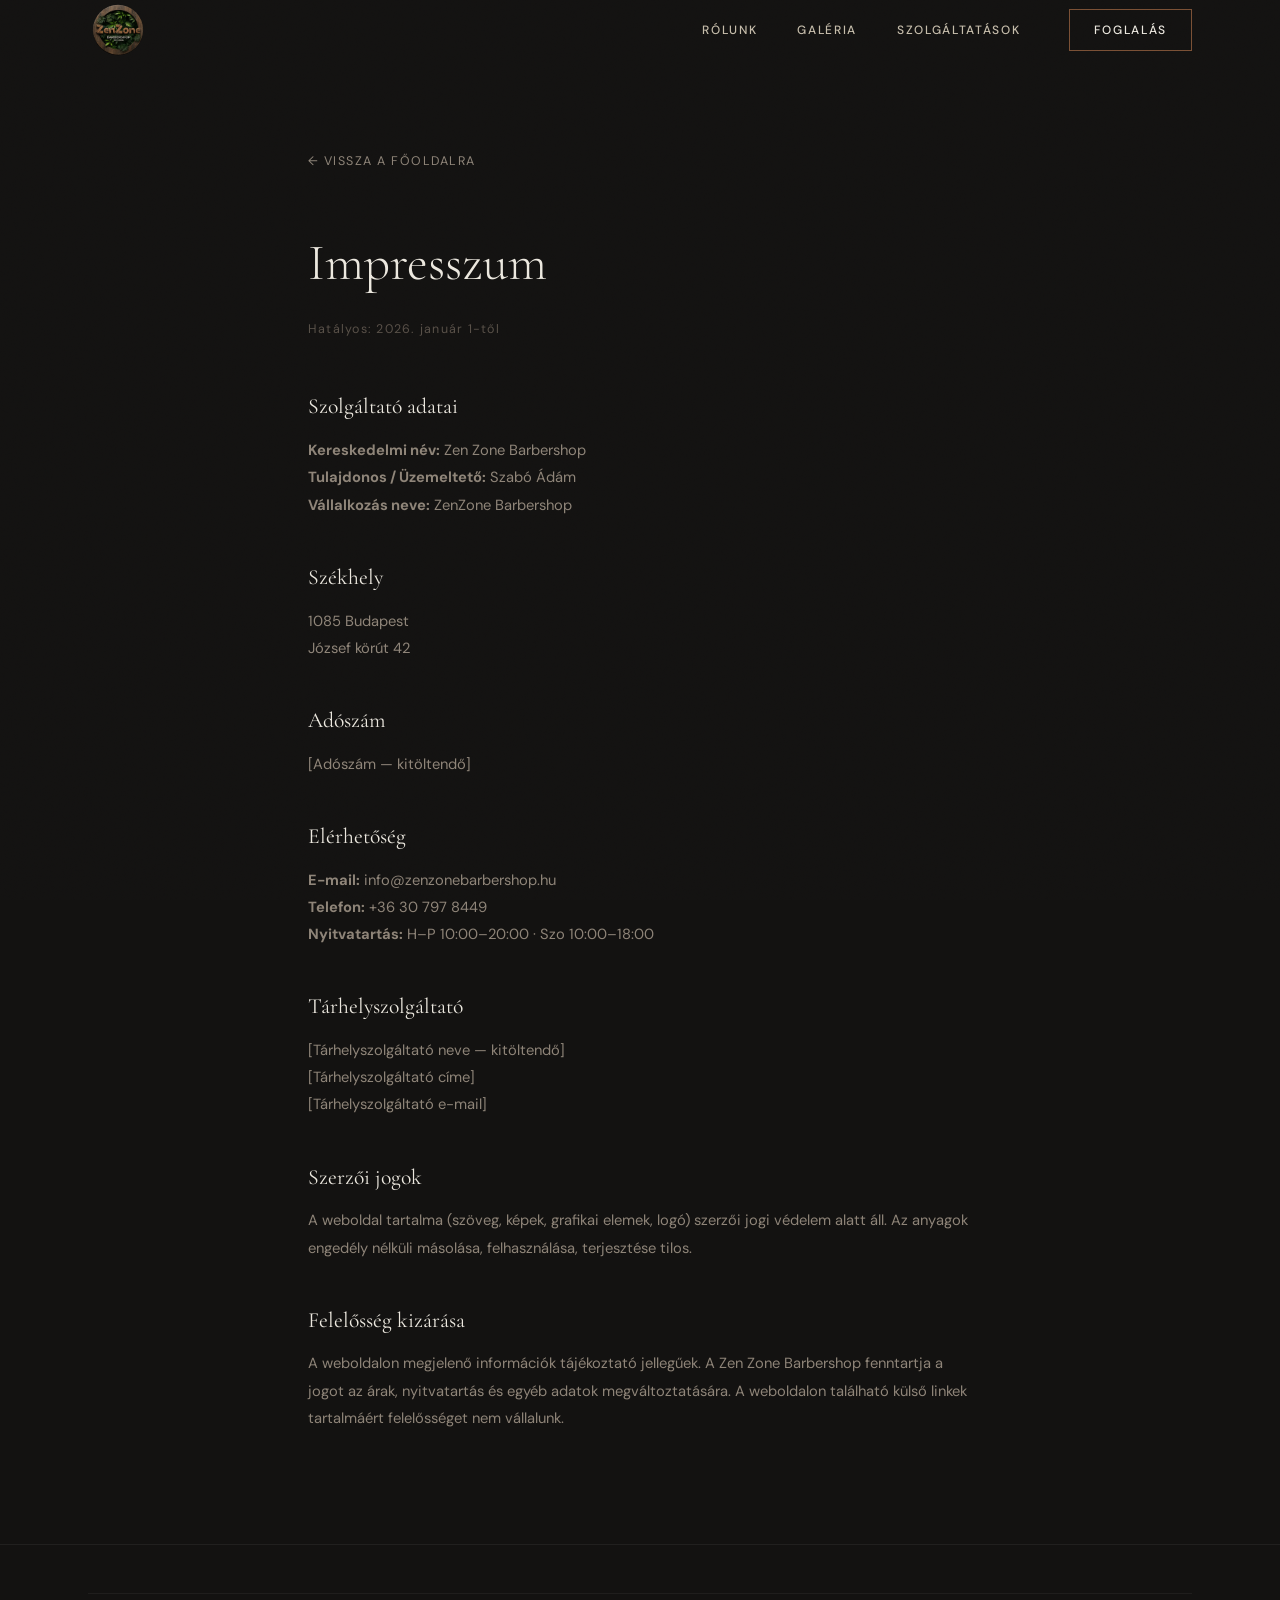
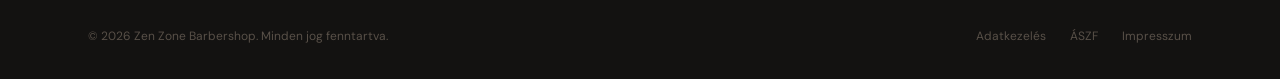
<file: impresszum.html>
<!DOCTYPE html>
<html lang="hu">
<head>
  <meta charset="UTF-8" />
  <meta name="viewport" content="width=device-width, initial-scale=1.0" />
  <title>Impresszum | Zen Zone Barbershop</title>
  <link rel="preconnect" href="https://fonts.googleapis.com" />
  <link rel="preconnect" href="https://fonts.gstatic.com" crossorigin />
  <link href="https://fonts.googleapis.com/css2?family=Cormorant+Garamond:ital,wght@0,300;0,400;1,300;1,400&family=DM+Sans:wght@300;400;500&display=swap" rel="stylesheet" />
  <link rel="stylesheet" href="css/style.css" />
</head>
<body>

<div class="noise" aria-hidden="true"></div>

<nav class="nav scrolled" id="nav">
  <div class="container">
    <div class="nav-inner">
      <a href="index.html" class="nav-logo" aria-label="Zen Zone főoldal">
        <img src="logo.jpg" alt="Zen Zone Barbershop" />
      </a>
      <div class="nav-links">
        <a href="index.html#rolunk">Rólunk</a>
        <a href="index.html#galeria">Galéria</a>
        <a href="index.html#szolgaltatasok">Szolgáltatások</a>
        <a href="index.html#foglalas" class="nav-cta">Foglalás</a>
      </div>
      <button class="nav-burger" id="navBurger" aria-label="Menü megnyitása">
        <span></span><span></span><span></span>
      </button>
    </div>
  </div>
  <div class="nav-mobile" id="navMobile">
    <a href="index.html#rolunk" class="nav-mobile-link">Rólunk</a>
    <a href="index.html#galeria" class="nav-mobile-link">Galéria</a>
    <a href="index.html#szolgaltatasok" class="nav-mobile-link">Szolgáltatások</a>
    <a href="index.html#foglalas" class="nav-mobile-link nav-mobile-cta">Foglalás</a>
  </div>
</nav>

<main class="legal-page">
  <div class="container">
    <a href="index.html" class="legal-back">← Vissza a főoldalra</a>

    <h1 class="legal-title">Impresszum</h1>
    <p class="legal-date">Hatályos: 2026. január 1-től</p>

    <div class="legal-body">

      <h2>Szolgáltató adatai</h2>
      <p>
        <strong>Kereskedelmi név:</strong> Zen Zone Barbershop<br/>
        <strong>Tulajdonos / Üzemeltető:</strong> Szabó Ádám<br/>
        <strong>Vállalkozás neve:</strong> ZenZone Barbershop
      </p>

      <h2>Székhely</h2>
      <p>
        1085 Budapest<br/>
        József körút 42
      </p>

      <h2>Adószám</h2>
      <p>[Adószám — kitöltendő]</p>

      <h2>Elérhetőség</h2>
      <p>
        <strong>E-mail:</strong> info@zenzonebarbershop.hu<br/>
        <strong>Telefon:</strong> +36 30 797 8449<br/>
        <strong>Nyitvatartás:</strong> H–P 10:00–20:00 · Szo 10:00–18:00
      </p>

      <h2>Tárhelyszolgáltató</h2>
      <p>
        [Tárhelyszolgáltató neve — kitöltendő]<br/>
        [Tárhelyszolgáltató címe]<br/>
        [Tárhelyszolgáltató e-mail]
      </p>

      <h2>Szerzői jogok</h2>
      <p>A weboldal tartalma (szöveg, képek, grafikai elemek, logó) szerzői jogi védelem alatt áll. Az anyagok engedély nélküli másolása, felhasználása, terjesztése tilos.</p>

      <h2>Felelősség kizárása</h2>
      <p>A weboldalon megjelenő információk tájékoztató jellegűek. A Zen Zone Barbershop fenntartja a jogot az árak, nyitvatartás és egyéb adatok megváltoztatására. A weboldalon található külső linkek tartalmáért felelősséget nem vállalunk.</p>

    </div>
  </div>
</main>

<footer class="footer" style="padding-top:3rem;">
  <div class="container">
    <div class="footer-bottom">
      <p class="footer-copy">&copy; 2026 Zen Zone Barbershop. Minden jog fenntartva.</p>
      <div class="footer-legal">
        <a href="adatkezeles.html">Adatkezelés</a>
        <a href="aszf.html">ÁSZF</a>
        <a href="impresszum.html">Impresszum</a>
      </div>
    </div>
  </div>
</footer>

<script src="js/main.js"></script>
</body>
</html>
</file>
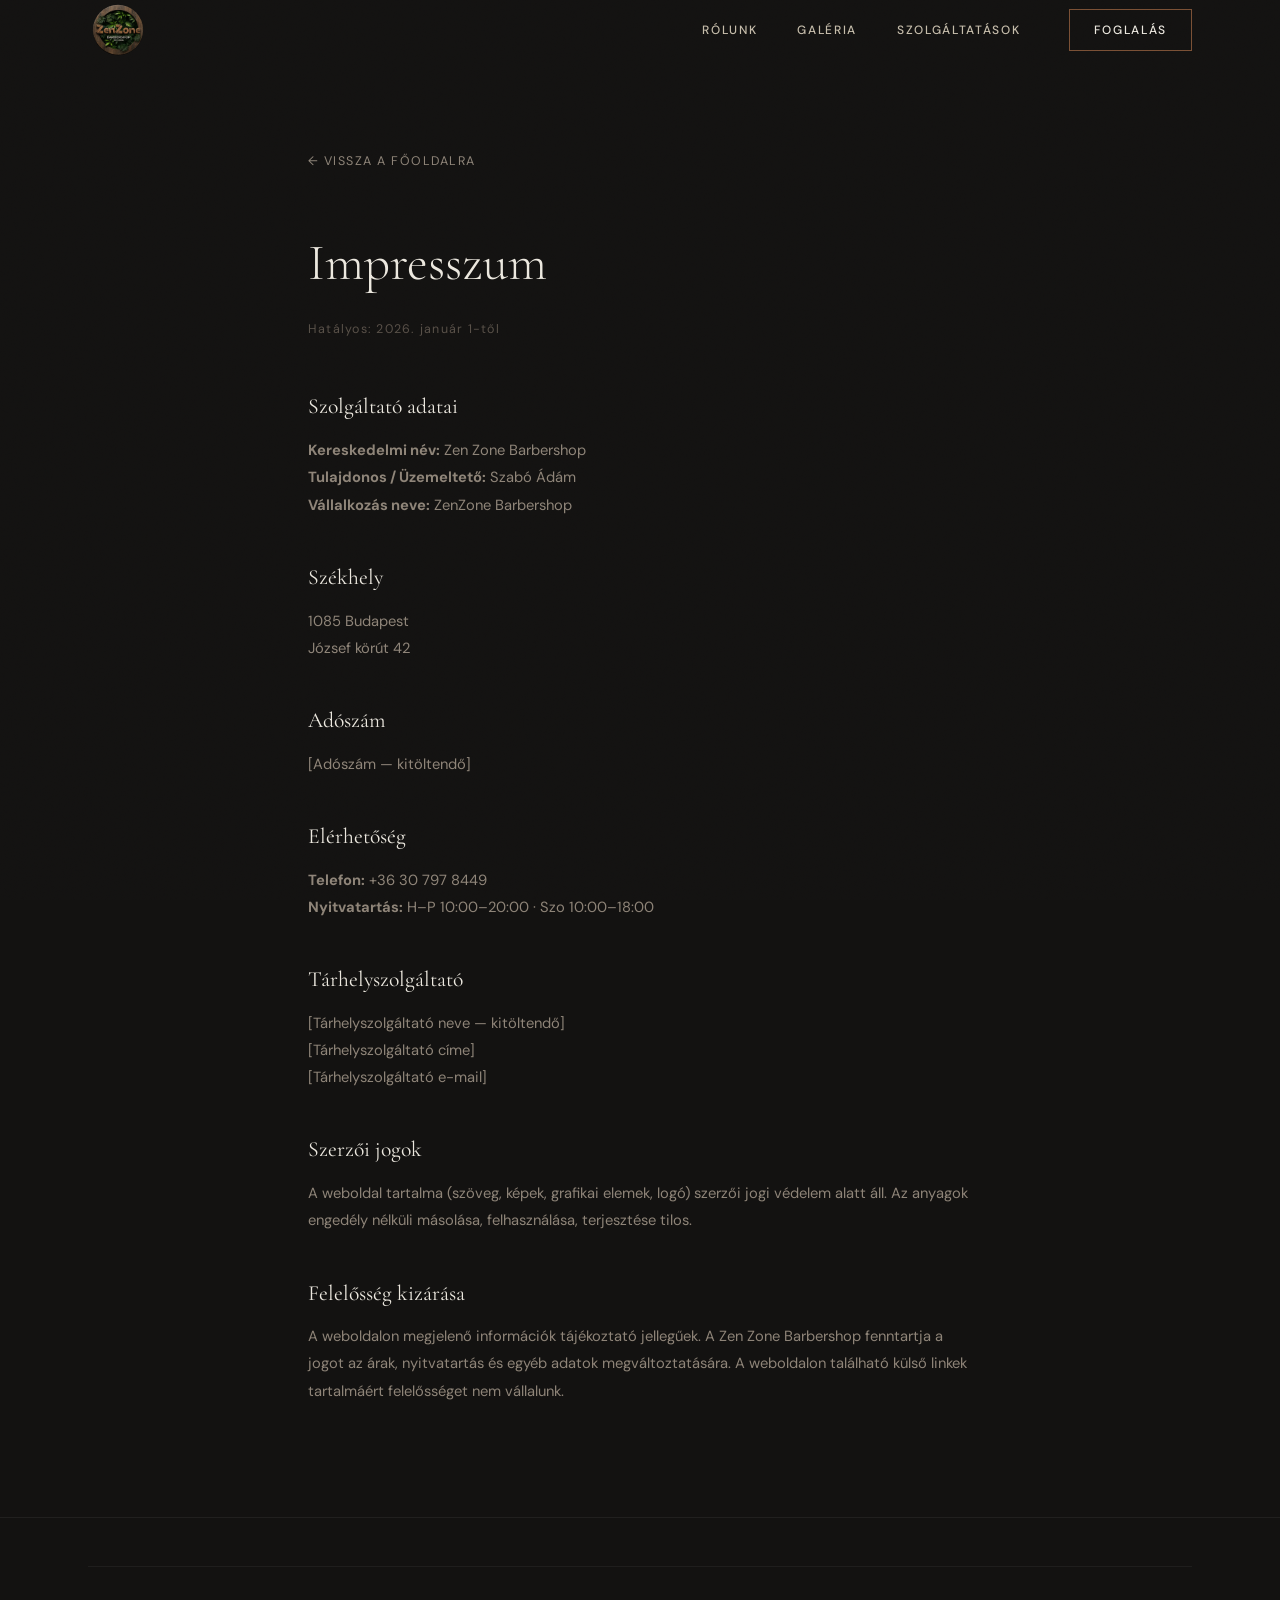
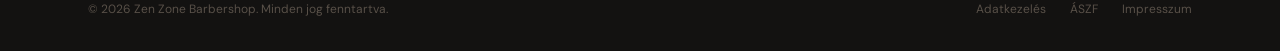
<file: imprint.html>
<!DOCTYPE html>
<html lang="hu">
<head>
  <meta charset="UTF-8" />
  <meta name="viewport" content="width=device-width, initial-scale=1.0" />
  <title>Impresszum | Zen Zone Barbershop</title>
  <link rel="preconnect" href="https://fonts.googleapis.com" />
  <link rel="preconnect" href="https://fonts.gstatic.com" crossorigin />
  <link href="https://fonts.googleapis.com/css2?family=Cormorant+Garamond:ital,wght@0,300;0,400;1,300;1,400&family=DM+Sans:wght@300;400;500&display=swap" rel="stylesheet" />
  <link rel="stylesheet" href="css/style.css" />
</head>
<body>

<div class="noise" aria-hidden="true"></div>

<nav class="nav scrolled" id="nav">
  <div class="container">
    <div class="nav-inner">
      <a href="index.html" class="nav-logo" aria-label="Zen Zone főoldal">
        <img src="logo.jpg" alt="Zen Zone Barbershop" />
      </a>
      <div class="nav-links">
        <a href="index.html#rolunk">Rólunk</a>
        <a href="index.html#galeria">Galéria</a>
        <a href="index.html#szolgaltatasok">Szolgáltatások</a>
        <a href="index.html#foglalas" class="nav-cta">Foglalás</a>
      </div>
      <button class="nav-burger" id="navBurger" aria-label="Menü megnyitása">
        <span></span><span></span><span></span>
      </button>
    </div>
  </div>
  <div class="nav-mobile" id="navMobile">
    <a href="index.html#rolunk" class="nav-mobile-link">Rólunk</a>
    <a href="index.html#galeria" class="nav-mobile-link">Galéria</a>
    <a href="index.html#szolgaltatasok" class="nav-mobile-link">Szolgáltatások</a>
    <a href="index.html#foglalas" class="nav-mobile-link nav-mobile-cta">Foglalás</a>
  </div>
</nav>

<main class="legal-page">
  <div class="container">
    <a href="index.html" class="legal-back">← Vissza a főoldalra</a>

    <h1 class="legal-title">Impresszum</h1>
    <p class="legal-date">Hatályos: 2026. január 1-től</p>

    <div class="legal-body">

      <h2>Szolgáltató adatai</h2>
      <p>
        <strong>Kereskedelmi név:</strong> Zen Zone Barbershop<br/>
        <strong>Tulajdonos / Üzemeltető:</strong> Szabó Ádám<br/>
        <strong>Vállalkozás neve:</strong> ZenZone Barbershop
      </p>

      <h2>Székhely</h2>
      <p>
        1085 Budapest<br/>
        József körút 42
      </p>

      <h2>Adószám</h2>
      <p>[Adószám — kitöltendő]</p>

      <h2>Elérhetőség</h2>
      <p>
        
        <strong>Telefon:</strong> +36 30 797 8449<br/>
        <strong>Nyitvatartás:</strong> H–P 10:00–20:00 · Szo 10:00–18:00
      </p>

      <h2>Tárhelyszolgáltató</h2>
      <p>
        [Tárhelyszolgáltató neve — kitöltendő]<br/>
        [Tárhelyszolgáltató címe]<br/>
        [Tárhelyszolgáltató e-mail]
      </p>

      <h2>Szerzői jogok</h2>
      <p>A weboldal tartalma (szöveg, képek, grafikai elemek, logó) szerzői jogi védelem alatt áll. Az anyagok engedély nélküli másolása, felhasználása, terjesztése tilos.</p>

      <h2>Felelősség kizárása</h2>
      <p>A weboldalon megjelenő információk tájékoztató jellegűek. A Zen Zone Barbershop fenntartja a jogot az árak, nyitvatartás és egyéb adatok megváltoztatására. A weboldalon található külső linkek tartalmáért felelősséget nem vállalunk.</p>

    </div>
  </div>
</main>

<footer class="footer" style="padding-top:3rem;">
  <div class="container">
    <div class="footer-bottom">
      <p class="footer-copy">&copy; 2026 Zen Zone Barbershop. Minden jog fenntartva.</p>
      <div class="footer-legal">
        <a href="privacy.html">Adatkezelés</a>
        <a href="terms.html">ÁSZF</a>
        <a href="imprint.html">Impresszum</a>
      </div>
    </div>
  </div>
</footer>

<script src="js/main.js"></script>
</body>
</html>
</file>
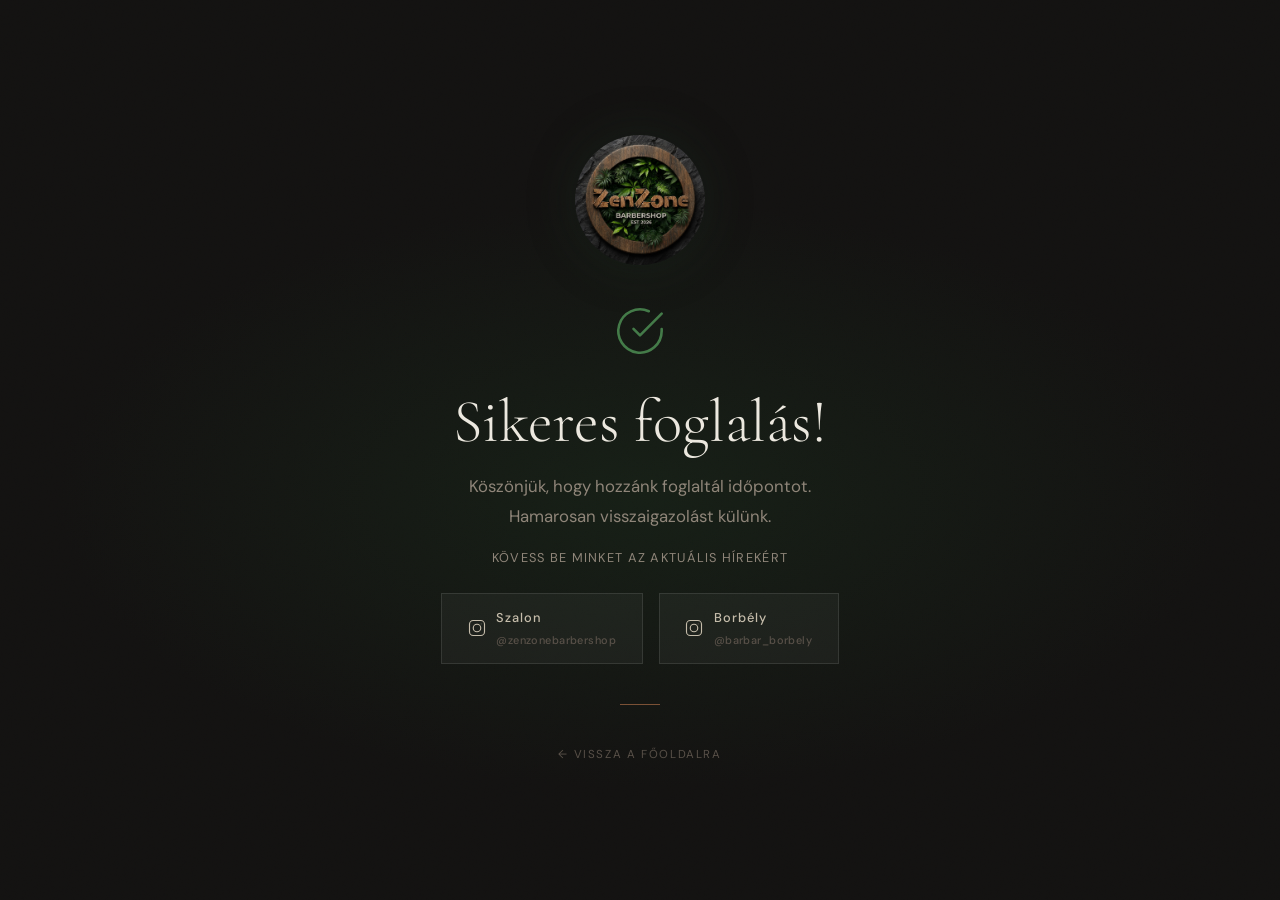
<file: koszonjuk.html>
<!DOCTYPE html>
<html lang="hu">
<head>
  <meta charset="UTF-8" />
  <meta name="viewport" content="width=device-width, initial-scale=1.0" />
  <title>Sikeres foglalás | Zen Zone Barbershop</title>
  <meta name="robots" content="noindex" />
  <meta name="theme-color" content="#131211" />
  <link rel="preconnect" href="https://fonts.googleapis.com" />
  <link rel="preconnect" href="https://fonts.gstatic.com" crossorigin />
  <link href="https://fonts.googleapis.com/css2?family=Cormorant+Garamond:ital,wght@0,300;0,400;1,300;1,400&family=DM+Sans:wght@300;400;500&display=swap" rel="stylesheet" />
  <link rel="stylesheet" href="css/style.css" />
  <style>
    .thankyou-page {
      min-height: 100svh;
      display: flex;
      flex-direction: column;
      align-items: center;
      justify-content: center;
      text-align: center;
      padding: 3rem 1.5rem;
      background:
        radial-gradient(ellipse 70% 50% at 50% 55%, rgba(29, 56, 32, 0.35) 0%, transparent 65%),
        var(--bg);
    }
    .thankyou-logo {
      width: clamp(90px, 20vw, 130px);
      height: clamp(90px, 20vw, 130px);
      object-fit: cover;
      border-radius: 50%;
      margin-bottom: 2.5rem;
      box-shadow: 0 0 50px rgba(29, 56, 32, 0.3);
      animation: tyFade 1s var(--ease) 0.1s both;
    }
    .thankyou-check {
      width: 52px; height: 52px;
      margin: 0 auto 2rem;
      color: var(--green-lt);
      animation: tyFade 0.8s var(--ease) 0.3s both;
    }
    .thankyou-title {
      font-family: var(--font-display);
      font-size: clamp(2.2rem, 7vw, 3.8rem);
      font-weight: 300;
      color: var(--cream);
      line-height: 1.1;
      margin-bottom: 1rem;
      animation: tyUp 0.9s var(--ease) 0.4s both;
    }
    .thankyou-sub {
      font-size: clamp(0.9rem, 2vw, 1.05rem);
      color: var(--cream-3);
      max-width: 38ch;
      line-height: 1.75;
      margin-bottom: 1rem;
      animation: tyUp 0.9s var(--ease) 0.55s both;
    }
    .thankyou-cta-text {
      font-size: 0.8rem;
      letter-spacing: 0.1em;
      color: var(--cream-3);
      text-transform: uppercase;
      margin-bottom: 1.5rem;
      animation: tyUp 0.9s var(--ease) 0.7s both;
    }
    .thankyou-socials {
      display: flex;
      align-items: center;
      justify-content: center;
      gap: 1rem;
      animation: tyUp 0.9s var(--ease) 0.85s both;
    }
    .thankyou-social-btn {
      display: flex;
      align-items: center;
      gap: 0.65rem;
      padding: 0.85rem 1.6rem;
      border: 1px solid rgba(255,255,255,0.1);
      background: rgba(255,255,255,0.04);
      color: var(--cream-2);
      font-family: var(--font-body);
      font-size: 0.8rem;
      font-weight: 500;
      letter-spacing: 0.08em;
      text-decoration: none;
      transition: background var(--trans), border-color var(--trans), color var(--trans);
    }
    .thankyou-social-btn:hover {
      background: rgba(90, 58, 36, 0.25);
      border-color: var(--wood-mid);
      color: var(--cream);
    }
    .thankyou-social-btn svg {
      width: 18px; height: 18px;
      flex-shrink: 0;
    }
    .thankyou-social-label {
      display: flex;
      flex-direction: column;
      text-align: left;
      gap: 2px;
    }
    .thankyou-social-handle {
      font-size: 0.68rem;
      color: var(--cream-4);
      letter-spacing: 0.04em;
    }
    .thankyou-divider {
      width: 40px; height: 1px;
      background: var(--wood-mid);
      margin: 2.5rem auto;
      animation: tyFade 0.8s var(--ease) 1s both;
    }
    .thankyou-back {
      font-size: 0.72rem;
      letter-spacing: 0.14em;
      text-transform: uppercase;
      color: var(--cream-4);
      text-decoration: none;
      transition: color var(--trans);
      animation: tyFade 0.8s var(--ease) 1.1s both;
    }
    .thankyou-back:hover { color: var(--cream-2); }

    @keyframes tyFade {
      from { opacity: 0; }
      to   { opacity: 1; }
    }
    @keyframes tyUp {
      from { opacity: 0; transform: translateY(14px); }
      to   { opacity: 1; transform: translateY(0); }
    }
  </style>
</head>
<body>

<div class="noise" aria-hidden="true"></div>

<main class="thankyou-page">

  <img src="logo.jpg" alt="Zen Zone Barbershop" class="thankyou-logo" />

  <svg class="thankyou-check" viewBox="0 0 24 24" fill="none" stroke="currentColor" stroke-width="1.2" stroke-linecap="round" stroke-linejoin="round" aria-hidden="true">
    <path d="M22 11.08V12a10 10 0 1 1-5.93-9.14"/>
    <polyline points="22 4 12 14.01 9 11.01"/>
  </svg>

  <h1 class="thankyou-title">Sikeres foglalás!</h1>

  <p class="thankyou-sub">
    Köszönjük, hogy hozzánk foglaltál időpontot.<br/>
    Hamarosan visszaigazolást külünk.
  </p>

  <p class="thankyou-cta-text">Kövess be minket az aktuális hírekért</p>

  <div class="thankyou-socials">
    <a
      href="https://www.instagram.com/zenzonebarbershop?igsh=MWxrNDg3cmZpeGM4Yg%3D%3D"
      target="_blank"
      rel="noopener noreferrer"
      class="thankyou-social-btn"
      aria-label="ZenZone Barbershop Instagram"
    >
      <svg viewBox="0 0 24 24" fill="none" stroke="currentColor" stroke-width="1.5" stroke-linecap="round" stroke-linejoin="round" aria-hidden="true">
        <rect x="2" y="2" width="20" height="20" rx="5"/>
        <circle cx="12" cy="12" r="5"/>
        <circle cx="17.5" cy="6.5" r="0.5" fill="currentColor" stroke="none"/>
      </svg>
      <div class="thankyou-social-label">
        <span>Szalon</span>
        <span class="thankyou-social-handle">@zenzonebarbershop</span>
      </div>
    </a>

    <a
      href="https://www.instagram.com/barbar_borbely?igsh=MXdycWJoYzRuZGxkeg%3D%3D"
      target="_blank"
      rel="noopener noreferrer"
      class="thankyou-social-btn"
      aria-label="Barbar Borbély Instagram"
    >
      <svg viewBox="0 0 24 24" fill="none" stroke="currentColor" stroke-width="1.5" stroke-linecap="round" stroke-linejoin="round" aria-hidden="true">
        <rect x="2" y="2" width="20" height="20" rx="5"/>
        <circle cx="12" cy="12" r="5"/>
        <circle cx="17.5" cy="6.5" r="0.5" fill="currentColor" stroke="none"/>
      </svg>
      <div class="thankyou-social-label">
        <span>Borbély</span>
        <span class="thankyou-social-handle">@barbar_borbely</span>
      </div>
    </a>
  </div>

  <div class="thankyou-divider"></div>

  <a href="index.html" class="thankyou-back">← Vissza a főoldalra</a>

</main>

</body>
</html>
</file>
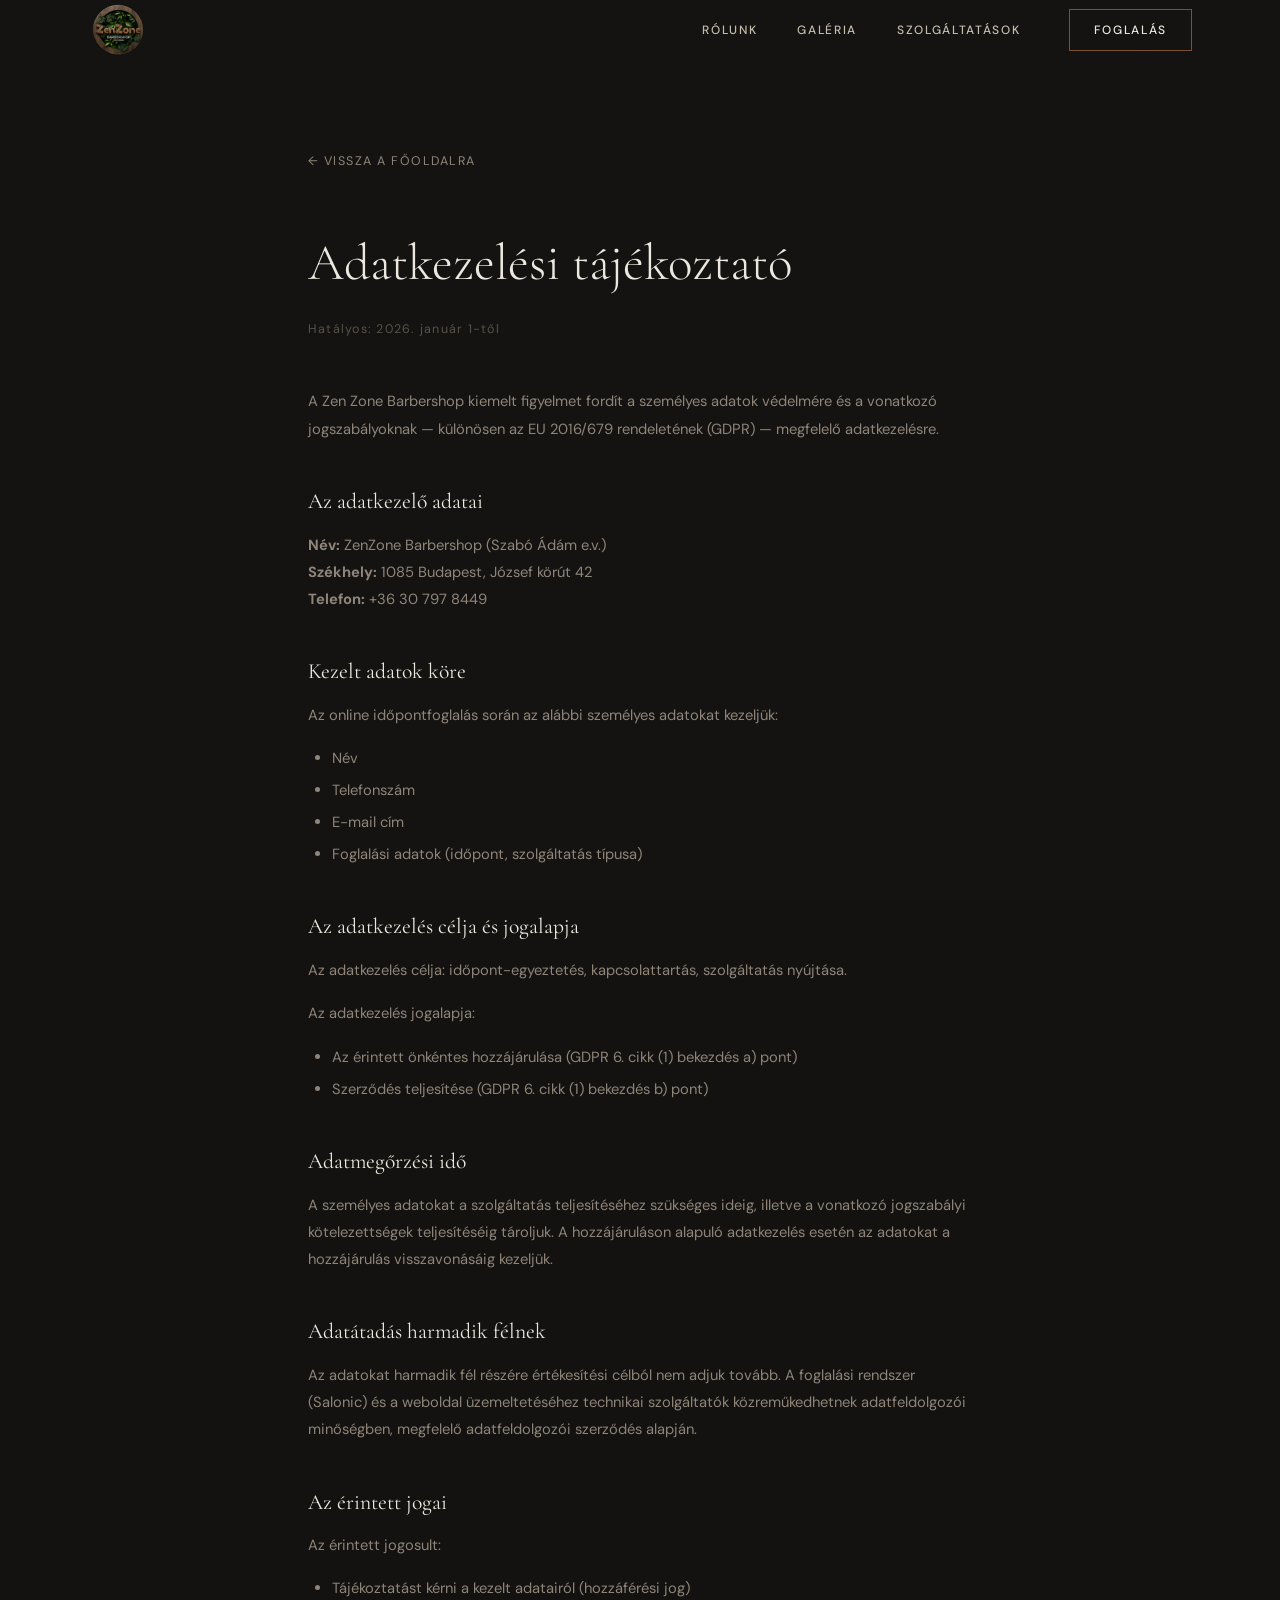
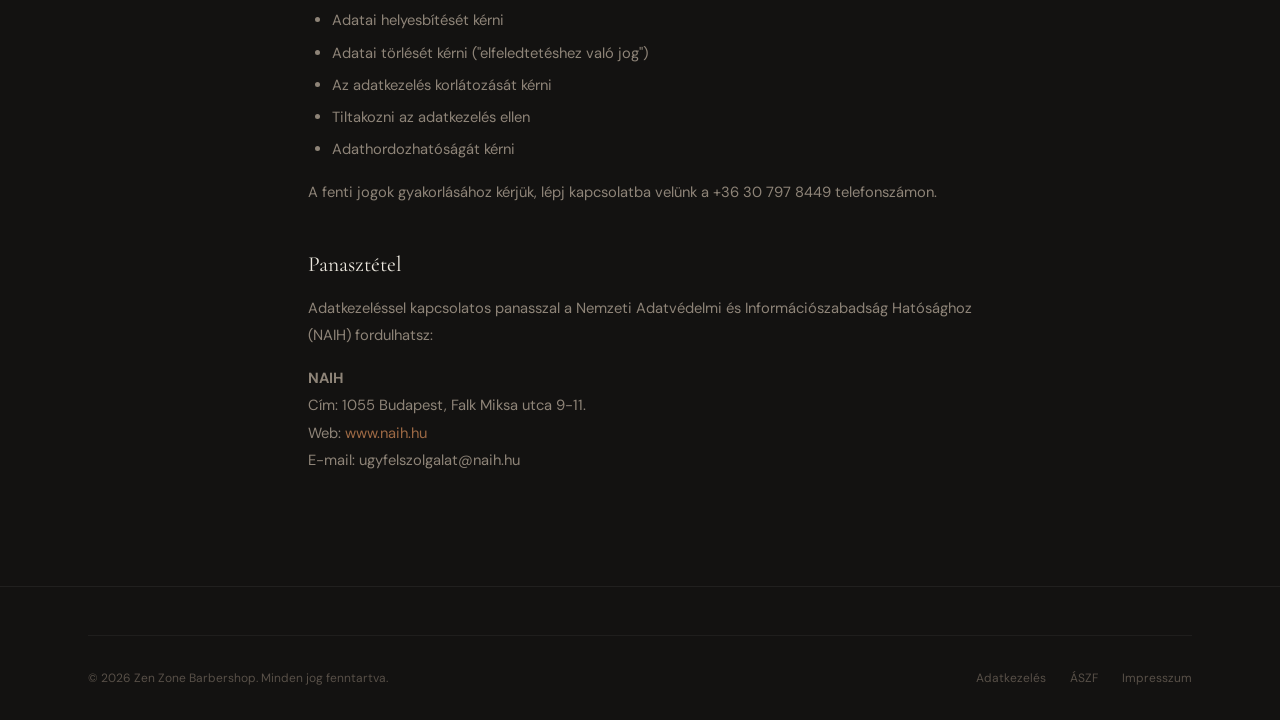
<file: privacy.html>
<!DOCTYPE html>
<html lang="hu">
<head>
  <meta charset="UTF-8" />
  <meta name="viewport" content="width=device-width, initial-scale=1.0" />
  <title>Adatkezelési tájékoztató | Zen Zone Barbershop</title>
  <link rel="preconnect" href="https://fonts.googleapis.com" />
  <link rel="preconnect" href="https://fonts.gstatic.com" crossorigin />
  <link href="https://fonts.googleapis.com/css2?family=Cormorant+Garamond:ital,wght@0,300;0,400;1,300;1,400&family=DM+Sans:wght@300;400;500&display=swap" rel="stylesheet" />
  <link rel="stylesheet" href="css/style.css" />
</head>
<body>

<div class="noise" aria-hidden="true"></div>

<nav class="nav scrolled" id="nav">
  <div class="container">
    <div class="nav-inner">
      <a href="index.html" class="nav-logo" aria-label="Zen Zone főoldal">
        <img src="logo.jpg" alt="Zen Zone Barbershop" />
      </a>
      <div class="nav-links">
        <a href="index.html#rolunk">Rólunk</a>
        <a href="index.html#galeria">Galéria</a>
        <a href="index.html#szolgaltatasok">Szolgáltatások</a>
        <a href="index.html#foglalas" class="nav-cta">Foglalás</a>
      </div>
      <button class="nav-burger" id="navBurger" aria-label="Menü megnyitása">
        <span></span><span></span><span></span>
      </button>
    </div>
  </div>
  <div class="nav-mobile" id="navMobile">
    <a href="index.html#rolunk" class="nav-mobile-link">Rólunk</a>
    <a href="index.html#galeria" class="nav-mobile-link">Galéria</a>
    <a href="index.html#szolgaltatasok" class="nav-mobile-link">Szolgáltatások</a>
    <a href="index.html#foglalas" class="nav-mobile-link nav-mobile-cta">Foglalás</a>
  </div>
</nav>

<main class="legal-page">
  <div class="container">
    <a href="index.html" class="legal-back">← Vissza a főoldalra</a>

    <h1 class="legal-title">Adatkezelési tájékoztató</h1>
    <p class="legal-date">Hatályos: 2026. január 1-től</p>

    <div class="legal-body">

      <p>A Zen Zone Barbershop kiemelt figyelmet fordít a személyes adatok védelmére és a vonatkozó jogszabályoknak — különösen az EU 2016/679 rendeletének (GDPR) — megfelelő adatkezelésre.</p>

      <h2>Az adatkezelő adatai</h2>
      <p>
        <strong>Név:</strong> ZenZone Barbershop (Szabó Ádám e.v.)<br/>
        <strong>Székhely:</strong> 1085 Budapest, József körút 42<br/>
        
        <strong>Telefon:</strong> +36 30 797 8449
      </p>

      <h2>Kezelt adatok köre</h2>
      <p>Az online időpontfoglalás során az alábbi személyes adatokat kezeljük:</p>
      <ul>
        <li>Név</li>
        <li>Telefonszám</li>
        <li>E-mail cím</li>
        <li>Foglalási adatok (időpont, szolgáltatás típusa)</li>
      </ul>

      <h2>Az adatkezelés célja és jogalapja</h2>
      <p>Az adatkezelés célja: időpont-egyeztetés, kapcsolattartás, szolgáltatás nyújtása.</p>
      <p>Az adatkezelés jogalapja:</p>
      <ul>
        <li>Az érintett önkéntes hozzájárulása (GDPR 6. cikk (1) bekezdés a) pont)</li>
        <li>Szerződés teljesítése (GDPR 6. cikk (1) bekezdés b) pont)</li>
      </ul>

      <h2>Adatmegőrzési idő</h2>
      <p>A személyes adatokat a szolgáltatás teljesítéséhez szükséges ideig, illetve a vonatkozó jogszabályi kötelezettségek teljesítéséig tároljuk. A hozzájáruláson alapuló adatkezelés esetén az adatokat a hozzájárulás visszavonásáig kezeljük.</p>

      <h2>Adatátadás harmadik félnek</h2>
      <p>Az adatokat harmadik fél részére értékesítési célból nem adjuk tovább. A foglalási rendszer (Salonic) és a weboldal üzemeltetéséhez technikai szolgáltatók közreműkedhetnek adatfeldolgozói minőségben, megfelelő adatfeldolgozói szerződés alapján.</p>

      <h2>Az érintett jogai</h2>
      <p>Az érintett jogosult:</p>
      <ul>
        <li>Tájékoztatást kérni a kezelt adatairól (hozzáférési jog)</li>
        <li>Adatai helyesbítését kérni</li>
        <li>Adatai törlését kérni ("elfeledtetéshez való jog")</li>
        <li>Az adatkezelés korlátozását kérni</li>
        <li>Tiltakozni az adatkezelés ellen</li>
        <li>Adathordozhatóságát kérni</li>
      </ul>
      <p>A fenti jogok gyakorlásához kérjük, lépj kapcsolatba velünk a +36 30 797 8449 telefonszámon.</p>

      <h2>Panasztétel</h2>
      <p>Adatkezeléssel kapcsolatos panasszal a Nemzeti Adatvédelmi és Információszabadság Hatósághoz (NAIH) fordulhatsz:</p>
      <p>
        <strong>NAIH</strong><br/>
        Cím: 1055 Budapest, Falk Miksa utca 9-11.<br/>
        Web: <span style="color:var(--wood-lt);">www.naih.hu</span><br/>
        E-mail: ugyfelszolgalat@naih.hu
      </p>

    </div>
  </div>
</main>

<footer class="footer" style="padding-top:3rem;">
  <div class="container">
    <div class="footer-bottom">
      <p class="footer-copy">&copy; 2026 Zen Zone Barbershop. Minden jog fenntartva.</p>
      <div class="footer-legal">
        <a href="privacy.html">Adatkezelés</a>
        <a href="terms.html">ÁSZF</a>
        <a href="imprint.html">Impresszum</a>
      </div>
    </div>
  </div>
</footer>

<script src="js/main.js"></script>
</body>
</html>
</file>
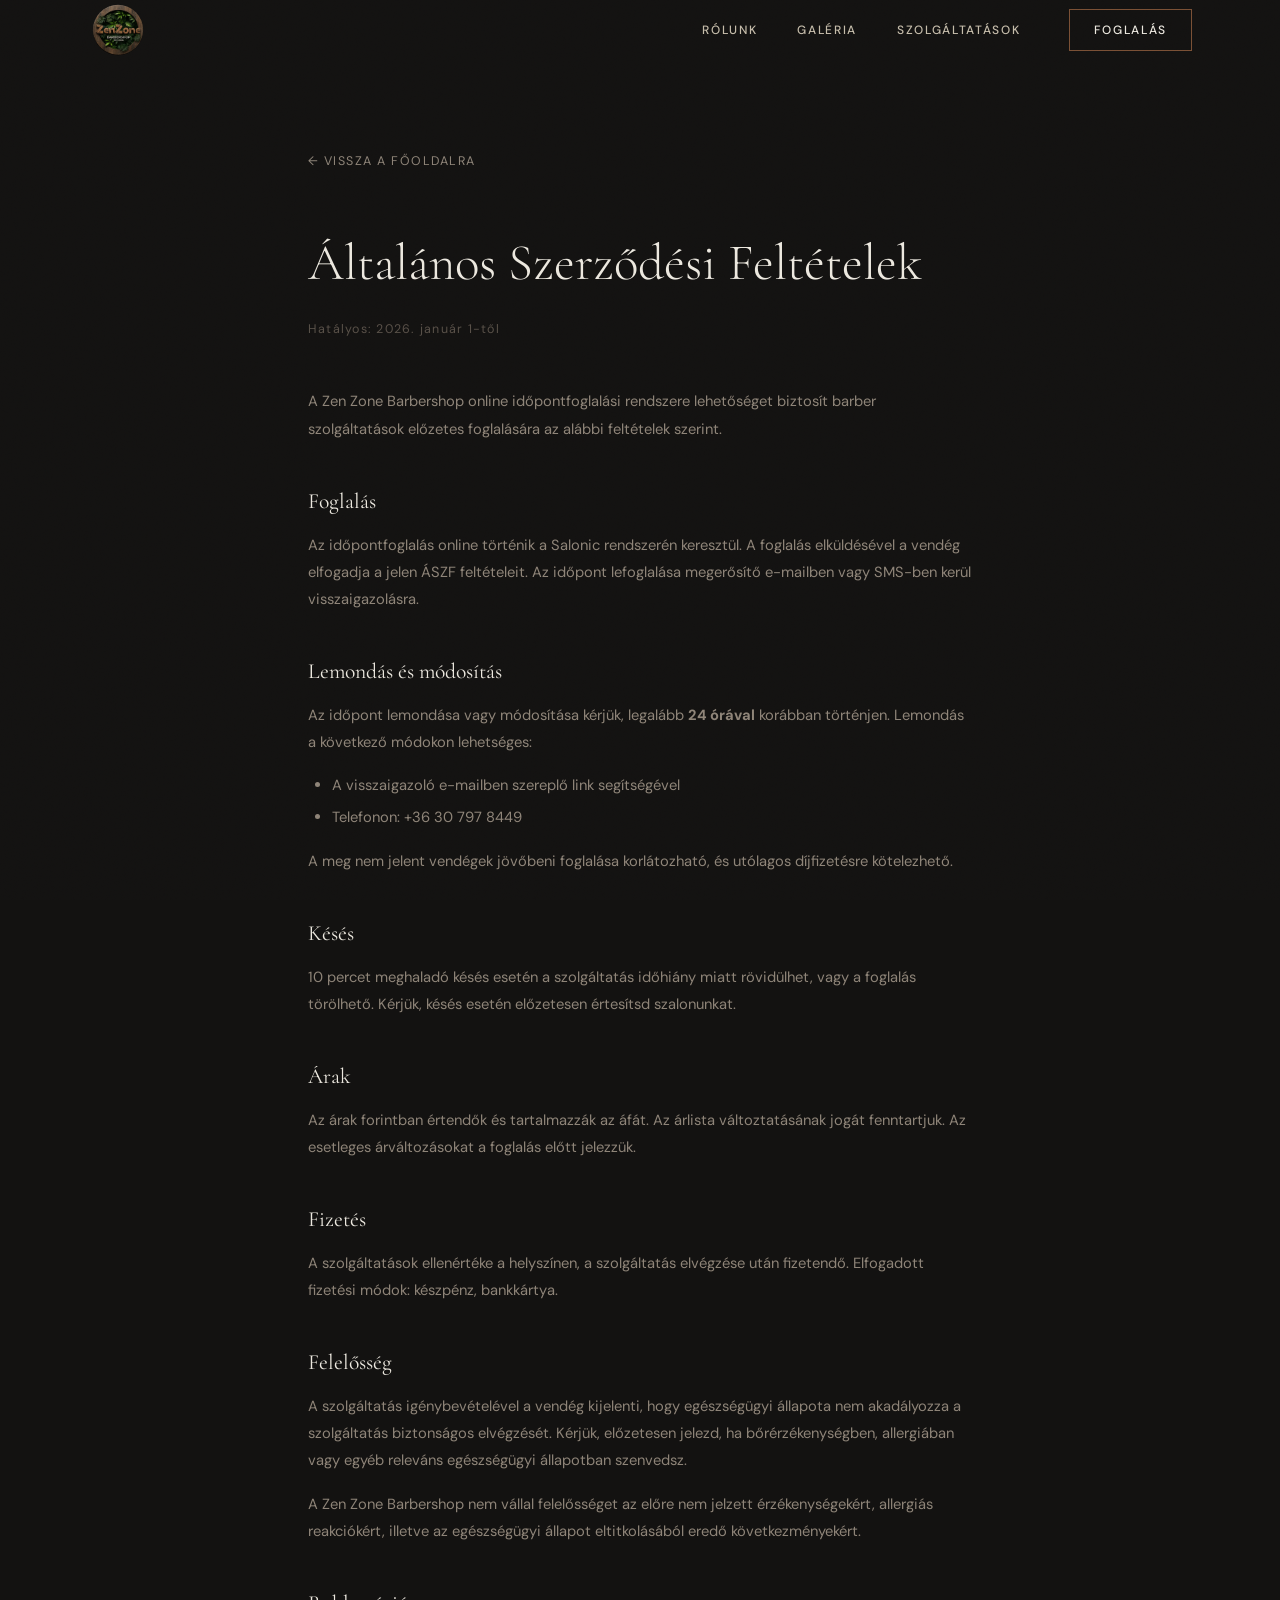
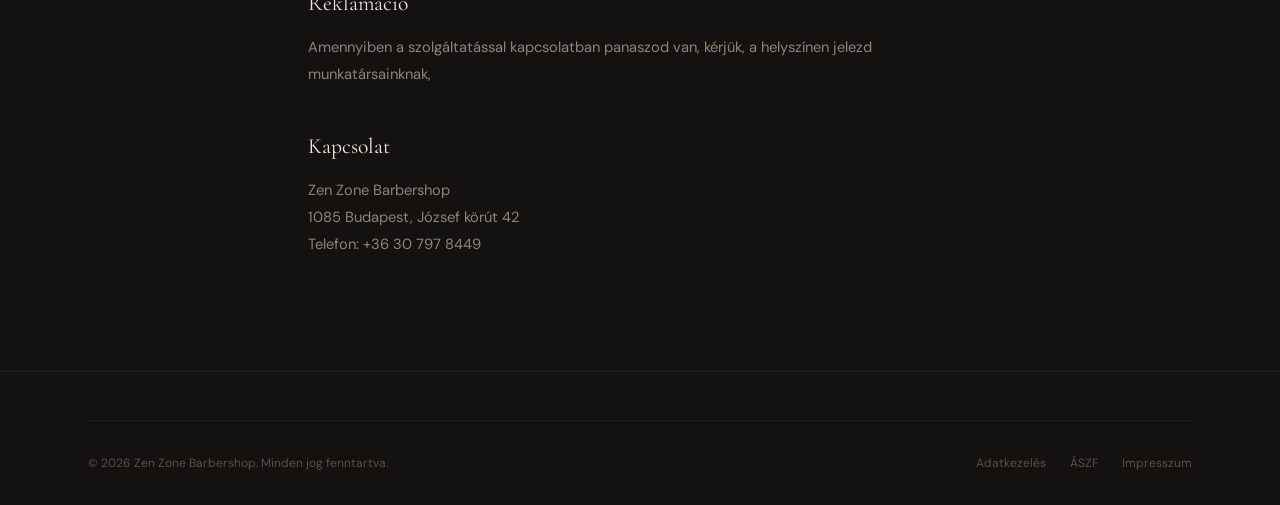
<file: terms.html>
<!DOCTYPE html>
<html lang="hu">
<head>
  <meta charset="UTF-8" />
  <meta name="viewport" content="width=device-width, initial-scale=1.0" />
  <title>Általános Szerződési Feltételek | Zen Zone Barbershop</title>
  <link rel="preconnect" href="https://fonts.googleapis.com" />
  <link rel="preconnect" href="https://fonts.gstatic.com" crossorigin />
  <link href="https://fonts.googleapis.com/css2?family=Cormorant+Garamond:ital,wght@0,300;0,400;1,300;1,400&family=DM+Sans:wght@300;400;500&display=swap" rel="stylesheet" />
  <link rel="stylesheet" href="css/style.css" />
</head>
<body>

<div class="noise" aria-hidden="true"></div>

<nav class="nav scrolled" id="nav">
  <div class="container">
    <div class="nav-inner">
      <a href="index.html" class="nav-logo" aria-label="Zen Zone főoldal">
        <img src="logo.jpg" alt="Zen Zone Barbershop" />
      </a>
      <div class="nav-links">
        <a href="index.html#rolunk">Rólunk</a>
        <a href="index.html#galeria">Galéria</a>
        <a href="index.html#szolgaltatasok">Szolgáltatások</a>
        <a href="index.html#foglalas" class="nav-cta">Foglalás</a>
      </div>
      <button class="nav-burger" id="navBurger" aria-label="Menü megnyitása">
        <span></span><span></span><span></span>
      </button>
    </div>
  </div>
  <div class="nav-mobile" id="navMobile">
    <a href="index.html#rolunk" class="nav-mobile-link">Rólunk</a>
    <a href="index.html#galeria" class="nav-mobile-link">Galéria</a>
    <a href="index.html#szolgaltatasok" class="nav-mobile-link">Szolgáltatások</a>
    <a href="index.html#foglalas" class="nav-mobile-link nav-mobile-cta">Foglalás</a>
  </div>
</nav>

<main class="legal-page">
  <div class="container">
    <a href="index.html" class="legal-back">← Vissza a főoldalra</a>

    <h1 class="legal-title">Általános Szerződési Feltételek</h1>
    <p class="legal-date">Hatályos: 2026. január 1-től</p>

    <div class="legal-body">

      <p>A Zen Zone Barbershop online időpontfoglalási rendszere lehetőséget biztosít barber szolgáltatások előzetes foglalására az alábbi feltételek szerint.</p>

      <h2>Foglalás</h2>
      <p>Az időpontfoglalás online történik a Salonic rendszerén keresztül. A foglalás elküldésével a vendég elfogadja a jelen ÁSZF feltételeit. Az időpont lefoglalása megerősítő e-mailben vagy SMS-ben kerül visszaigazolásra.</p>

      <h2>Lemondás és módosítás</h2>
      <p>Az időpont lemondása vagy módosítása kérjük, legalább <strong>24 órával</strong> korábban történjen. Lemondás a következő módokon lehetséges:</p>
      <ul>
        <li>A visszaigazoló e-mailben szereplő link segítségével</li>
        <li>Telefonon: +36 30 797 8449</li>
        
      </ul>
      <p>A meg nem jelent vendégek jövőbeni foglalása korlátozható, és utólagos díjfizetésre kötelezhető.</p>

      <h2>Késés</h2>
      <p>10 percet meghaladó késés esetén a szolgáltatás időhiány miatt rövidülhet, vagy a foglalás törölhető. Kérjük, késés esetén előzetesen értesítsd szalonunkat.</p>

      <h2>Árak</h2>
      <p>Az árak forintban értendők és tartalmazzák az áfát. Az árlista változtatásának jogát fenntartjuk. Az esetleges árváltozásokat a foglalás előtt jelezzük.</p>

      <h2>Fizetés</h2>
      <p>A szolgáltatások ellenértéke a helyszínen, a szolgáltatás elvégzése után fizetendő. Elfogadott fizetési módok: készpénz, bankkártya.</p>

      <h2>Felelősség</h2>
      <p>A szolgáltatás igénybevételével a vendég kijelenti, hogy egészségügyi állapota nem akadályozza a szolgáltatás biztonságos elvégzését. Kérjük, előzetesen jelezd, ha bőrérzékenységben, allergiában vagy egyéb releváns egészségügyi állapotban szenvedsz.</p>
      <p>A Zen Zone Barbershop nem vállal felelősséget az előre nem jelzett érzékenységekért, allergiás reakciókért, illetve az egészségügyi állapot eltitkolásából eredő következményekért.</p>

      <h2>Reklamáció</h2>
      <p>Amennyiben a szolgáltatással kapcsolatban panaszod van, kérjük, a helyszínen jelezd munkatársainknak,</p>

      <h2>Kapcsolat</h2>
      <p>
        Zen Zone Barbershop<br/>
        1085 Budapest, József körút 42<br/>
        
        Telefon: +36 30 797 8449
      </p>

    </div>
  </div>
</main>

<footer class="footer" style="padding-top:3rem;">
  <div class="container">
    <div class="footer-bottom">
      <p class="footer-copy">&copy; 2026 Zen Zone Barbershop. Minden jog fenntartva.</p>
      <div class="footer-legal">
        <a href="privacy.html">Adatkezelés</a>
        <a href="terms.html">ÁSZF</a>
        <a href="imprint.html">Impresszum</a>
      </div>
    </div>
  </div>
</footer>

<script src="js/main.js"></script>
</body>
</html>
</file>
<file: css/style.css>
/* ============================================================
   ZEN ZONE BARBERSHOP — Main Stylesheet
   Colors extracted from logo: stone, dark walnut, forest green
   ============================================================ */

:root {
  --bg:        #131211;
  --bg-2:      #1b1a18;
  --bg-3:      #232220;
  --bg-card:   #2b2927;

  --wood-dk:   #3a2418;
  --wood:      #5a3a24;
  --wood-mid:  #7a5035;
  --wood-lt:   #9e6a45;

  --green-dk:  #152818;
  --green:     #1d3820;
  --green-mid: #29502e;
  --green-lt:  #437a48;

  --cream:     #ece8df;
  --cream-2:   #c5bcaa;
  --cream-3:   #8e8478;
  --cream-4:   #585048;

  --font-display: 'Cormorant Garamond', Georgia, serif;
  --font-body:    'DM Sans', system-ui, -apple-system, sans-serif;

  --ease:       cubic-bezier(0.25, 0.46, 0.45, 0.94);
  --trans:      0.45s var(--ease);
  --trans-slow: 0.9s var(--ease);

  --max-w: 1200px;
  --nav-h: 84px;
}

/* ── i18n: language visibility ── */
html.lang-hu [data-lang="en"] { display: none; }
html.lang-en [data-lang="hu"] { display: none; }

/* ── Reset ── */
*, *::before, *::after { box-sizing: border-box; margin: 0; padding: 0; }
html {
  scroll-behavior: smooth;
  -webkit-text-size-adjust: 100%;
  scroll-snap-type: y mandatory;
  overflow-y: scroll;
}
.hero,
.section,
.section-map,
footer { scroll-snap-align: start; }
.hero,
.section { min-height: 100svh; }
body {
  background: var(--bg);
  color: var(--cream);
  font-family: var(--font-body);
  font-size: clamp(15px, 1.1vw, 17px);
  line-height: 1.7;
  overflow-x: hidden;
}
img { max-width: 100%; display: block; }
a { color: inherit; text-decoration: none; }
button { border: none; background: none; cursor: pointer; font: inherit; color: inherit; }
ul, ol { list-style: none; }

/* ── Grain overlay ── */
.noise {
  position: fixed; inset: 0;
  z-index: 9999;
  pointer-events: none;
  opacity: 0.038;
  mix-blend-mode: overlay;
  background-image: url("data:image/svg+xml,%3Csvg viewBox='0 0 512 512' xmlns='http://www.w3.org/2000/svg'%3E%3Cfilter id='n'%3E%3CfeTurbulence type='fractalNoise' baseFrequency='0.75' numOctaves='4' stitchTiles='stitch'/%3E%3C/filter%3E%3Crect width='100%25' height='100%25' filter='url(%23n)'/%3E%3C/svg%3E");
  background-size: 256px 256px;
}

/* ── Layout helpers ── */
.container {
  width: min(var(--max-w), 100%);
  margin-inline: auto;
  padding-inline: clamp(1.25rem, 5vw, 3rem);
}
.section {
  padding-block: clamp(5rem, 12vw, 9rem);
}
.section--alt { background: var(--bg-2); }
.section--dark { background: var(--bg-3); }

.overline {
  display: block;
  font-family: var(--font-body);
  font-size: 0.65rem;
  font-weight: 500;
  letter-spacing: 0.25em;
  text-transform: uppercase;
  color: var(--wood-lt);
  margin-bottom: 1rem;
}
.section-title {
  font-family: var(--font-display);
  font-size: clamp(2.4rem, 5vw, 4rem);
  font-weight: 300;
  line-height: 1.15;
  letter-spacing: -0.01em;
  color: var(--cream);
  margin-bottom: 1rem;
}
.section-title em {
  font-style: italic;
  color: var(--cream-2);
}
.section-subtitle {
  color: var(--cream-3);
  max-width: 52ch;
  font-size: 0.95rem;
}
.section-header {
  margin-bottom: clamp(3rem, 6vw, 5rem);
}
.divider {
  width: 48px;
  height: 1px;
  background: var(--wood-mid);
  margin-block: 1.5rem;
}

/* ── Buttons ── */
.btn {
  display: inline-flex;
  align-items: center;
  gap: 0.6em;
  padding: 1rem 2.5rem;
  font-family: var(--font-body);
  font-size: 0.78rem;
  font-weight: 500;
  letter-spacing: 0.18em;
  text-transform: uppercase;
  position: relative;
  overflow: hidden;
  transition: var(--trans);
}
.btn::before {
  content: '';
  position: absolute; inset: 0;
  transform: translateX(-101%);
  transition: transform var(--trans);
}
.btn:hover::before { transform: translateX(0); }
.btn span { position: relative; z-index: 1; }

.btn--primary {
  background: var(--wood);
  color: var(--cream);
  border: 1px solid var(--wood-mid);
}
.btn--primary::before { background: var(--wood-mid); }

.btn--ghost {
  background: transparent;
  color: var(--cream);
  border: 1px solid rgba(236, 232, 223, 0.25);
}
.btn--ghost::before { background: rgba(236, 232, 223, 0.07); }
.btn--ghost:hover { border-color: rgba(236, 232, 223, 0.5); }

/* ── Reveal animation ── */
.reveal {
  opacity: 0;
  transform: translateY(28px);
  transition: opacity 0.85s var(--ease), transform 0.85s var(--ease);
}
.reveal.visible {
  opacity: 1;
  transform: translateY(0);
}
.reveal-delay-1 { transition-delay: 0.12s; }
.reveal-delay-2 { transition-delay: 0.24s; }
.reveal-delay-3 { transition-delay: 0.36s; }
.reveal-delay-4 { transition-delay: 0.48s; }

/* ============================================================
   NAVIGATION
   ============================================================ */
.nav {
  position: fixed; top: 0; left: 0; right: 0;
  height: var(--nav-h);
  z-index: 900;
  transition: transform var(--trans), background var(--trans), backdrop-filter var(--trans), border-color var(--trans);
  border-bottom: 1px solid transparent;
}
.nav.hidden {
  transform: translateY(-100%);
}
.nav.scrolled {
  background: rgba(19, 18, 17, 0.88);
  backdrop-filter: blur(18px);
  -webkit-backdrop-filter: blur(18px);
  border-bottom-color: rgba(255, 255, 255, 0.06);
}
.nav-inner {
  height: 100%;
  display: flex;
  align-items: center;
  justify-content: space-between;
  gap: 2rem;
}
.nav-logo {
  /* megjelenés: kis delay, hogy gyors scroll közben ne villanjon fel */
  transition: opacity 0.35s var(--ease) 0.15s;
}
.nav-logo img {
  height: 60px;
  width: 60px;
  object-fit: cover;
  clip-path: circle(42%);
}
.nav-logo:hover img { opacity: 0.8; }

.nav--hero .nav-logo {
  opacity: 0;
  pointer-events: none;
  /* eltűnés: azonnal, delay nélkül */
  transition: opacity 0.25s var(--ease);
}

.nav-social {
  display: flex;
  align-items: center;
  gap: 0.6rem;
}
.nav-social-link {
  display: flex;
  flex-direction: column;
  align-items: center;
  justify-content: center;
  gap: 2px;
  width: 40px;
  padding-block: 4px;
  color: var(--cream);
  text-decoration: none;
  background: rgba(90, 58, 36, 0.18);
  transition: color var(--trans), background var(--trans);
}
.nav-social-link svg {
  width: 16px;
  height: 16px;
  flex-shrink: 0;
}
.nav-social-tag {
  font-size: 0.48rem;
  letter-spacing: 0.08em;
  text-transform: uppercase;
  color: var(--cream-3);
  line-height: 1;
  transition: color var(--trans);
}
.nav-social-link:hover {
  color: var(--cream);
  background: rgba(90, 58, 36, 0.32);
}
.nav-social-link:hover .nav-social-tag {
  color: var(--cream-2);
}
@media (max-width: 899px) {
  .nav-social { margin-right: 0.5rem; }
}

.lang-toggle {
  display: flex;
  align-items: center;
  gap: 0.2rem;
  background: none;
  border: none;
  cursor: pointer;
  padding: 0.3rem 0.5rem;
  font-family: var(--font-body);
  font-size: 0.68rem;
  font-weight: 500;
  letter-spacing: 0.12em;
  color: var(--cream-3);
  transition: color var(--trans);
}
.lang-toggle:hover { color: var(--cream-2); }
.lang-opt {
  transition: color var(--trans);
}
.lang-sep {
  color: var(--cream-4);
  font-weight: 300;
}
html.lang-hu .lang-toggle .hu-opt { color: var(--cream); }
html.lang-hu .lang-toggle .en-opt { color: var(--cream-4); }
html.lang-en .lang-toggle .en-opt { color: var(--cream); }
html.lang-en .lang-toggle .hu-opt { color: var(--cream-4); }

.nav-links {
  display: none;
  align-items: center;
  gap: 2.5rem;
}
.nav-links a {
  font-size: 0.75rem;
  font-weight: 500;
  letter-spacing: 0.14em;
  text-transform: uppercase;
  color: var(--cream-2);
  transition: color var(--trans);
}
.nav-links a:hover { color: var(--cream); }
.nav-links .nav-cta {
  margin-left: 0.5rem;
  padding: 0.6rem 1.5rem;
  border: 1px solid var(--wood-mid);
  color: var(--cream);
}
.nav-links .nav-cta:hover {
  background: var(--wood);
  color: var(--cream);
}

.nav-burger {
  display: flex;
  flex-direction: column;
  gap: 5px;
  padding: 8px;
  z-index: 1000;
}
.nav-burger span {
  display: block;
  width: 24px;
  height: 1.5px;
  background: var(--cream);
  transition: var(--trans);
  transform-origin: center;
}
.nav-burger.open span:nth-child(1) { transform: translateY(6.5px) rotate(45deg); }
.nav-burger.open span:nth-child(2) { opacity: 0; transform: scaleX(0); }
.nav-burger.open span:nth-child(3) { transform: translateY(-6.5px) rotate(-45deg); }

/* Mobile nav overlay */
.nav-mobile {
  position: fixed; inset: 0;
  background: rgba(13, 12, 11, 0.97);
  display: flex;
  flex-direction: column;
  align-items: center;
  justify-content: center;
  gap: 2.5rem;
  z-index: 800;
  opacity: 0;
  pointer-events: none;
  transition: opacity var(--trans-slow);
}
.nav-mobile.open {
  opacity: 1;
  pointer-events: all;
}
.nav-mobile-link {
  font-family: var(--font-display);
  font-size: clamp(2rem, 8vw, 3.5rem);
  font-weight: 300;
  color: var(--cream-2);
  letter-spacing: 0.02em;
  transition: color var(--trans);
}
.nav-mobile-link:hover { color: var(--cream); }
.nav-mobile-cta {
  margin-top: 1rem;
  padding: 0.9rem 2.5rem;
  border: 1px solid var(--wood-mid);
  font-family: var(--font-body);
  font-size: 0.8rem;
  font-weight: 500;
  letter-spacing: 0.18em;
  text-transform: uppercase;
  color: var(--cream) !important;
}
.nav-mobile-cta:hover { background: var(--wood); }

/* ============================================================
   HERO
   ============================================================ */
.hero {
  height: 100svh;
  display: flex;
  flex-direction: column;
  align-items: center;
  text-align: center;
  position: relative;
  overflow: hidden;
  padding: var(--nav-h) 1.25rem 1.25rem;
  background:
    radial-gradient(ellipse 70% 50% at 50% 55%, rgba(29, 56, 32, 0.45) 0%, transparent 65%),
    radial-gradient(ellipse 50% 40% at 25% 35%, rgba(58, 36, 24, 0.2) 0%, transparent 55%),
    var(--bg);
}

/* Image placeholder — replace with actual background-image */
.hero-bg {
  position: absolute; inset: 0;
  background: var(--bg);
  /* background-image: url('../images/hero.jpg'); */
  background-size: cover;
  background-position: center 30%;
  z-index: 0;
}
.hero-bg::after {
  content: '';
  position: absolute; inset: 0;
  background: linear-gradient(180deg,
    rgba(13,12,11,0.4) 0%,
    rgba(13,12,11,0.55) 50%,
    rgba(13,12,11,0.9) 100%);
}

.hero-content {
  position: relative;
  z-index: 1;
  flex: 1;
  width: 100%;
  max-width: 1200px;
  display: flex;
  flex-direction: column;
  align-items: center;
  gap: clamp(0.75rem, 2svh, 1.5rem);
}

/* Mobil: szöveg blokk tölti ki a maradék helyet, tartalom benne középre */
.hero-text {
  flex: 1;
  display: flex;
  flex-direction: column;
  align-items: center;
  justify-content: center;
  text-align: center;
  width: 100%;
}
.hero-badge {
  display: inline-block;
  font-size: 0.65rem;
  font-weight: 500;
  letter-spacing: 0.3em;
  text-transform: uppercase;
  color: var(--wood-lt);
  margin-bottom: 2rem;
}
.hero-logo-img {
  width: clamp(90px, 17svh, 200px);
  height: clamp(90px, 17svh, 200px);
  object-fit: cover;
  clip-path: circle(42%);
  margin: 0 auto clamp(0.5rem, 1.5svh, 1.25rem);
  box-shadow: 0 0 60px rgba(29, 56, 32, 0.35), 0 0 120px rgba(29, 56, 32, 0.15);
  animation: heroFade 1.2s var(--ease) 0.1s both;
}
@keyframes heroFade {
  from { opacity: 0; }
  to   { opacity: 1; }
}
@keyframes heroUp {
  from { opacity: 0; transform: translateY(18px); }
  to   { opacity: 1; transform: translateY(0); }
}

.hero-title {
  font-family: var(--font-display);
  font-size: clamp(2rem, 6svh, 10rem);
  white-space: nowrap;
  font-weight: 400;
  line-height: 0.95;
  letter-spacing: 0.06em;
  text-transform: uppercase;
  color: var(--cream);
  text-shadow:
    0 0 60px rgba(158, 106, 69, 0.5),
    0 0 120px rgba(158, 106, 69, 0.2);
  animation: heroUp 1s var(--ease) 0.4s both;
}
.hero-sub {
  font-family: var(--font-display);
  font-size: clamp(0.9rem, 2.2svh, 1.6rem);
  font-weight: 300;
  font-style: italic;
  letter-spacing: 0.3em;
  color: var(--cream-2);
  margin-top: 0.2rem;
  margin-bottom: 0.3rem;
  animation: heroUp 1s var(--ease) 0.55s both;
}
.hero-tagline {
  font-size: clamp(0.78rem, 1.5svh, 1rem);
  color: var(--cream-3);
  margin-bottom: clamp(0.75rem, 2svh, 1.5rem);
  font-weight: 300;
  letter-spacing: 0.04em;
  animation: heroUp 1s var(--ease) 0.7s both;
}
.hero-cta {
  animation: heroUp 1s var(--ease) 0.85s both;
  margin-bottom: 0;
}

/* Térkép a heróban */
.hero-map {
  width: 100%;
  flex-shrink: 0;
  height: clamp(200px, 40svh, 340px);
  position: relative;
  overflow: hidden;
  box-shadow:
    0 2px 0 rgba(255,255,255,0.06) inset,
    0 12px 48px rgba(0,0,0,0.45),
    0 0 0 1px rgba(255,255,255,0.07);
  animation: heroUp 1s var(--ease) 1s both;
}
.hero-map iframe {
  width: 100%;
  height: 100%;
  border: none;
  display: block;
  filter: grayscale(50%) invert(88%) hue-rotate(180deg) brightness(0.82) contrast(0.92);
  opacity: 0.9;
}
.hero-map-label {
  position: absolute;
  bottom: 0; left: 0; right: 0;
  z-index: 2;
  display: flex;
  align-items: center;
  gap: 0.5rem;
  padding: 0.6rem 1rem;
  background: linear-gradient(to top, rgba(13,12,11,0.92) 60%, rgba(13,12,11,0.6));
  backdrop-filter: blur(10px);
  -webkit-backdrop-filter: blur(10px);
  font-size: 0.68rem;
  letter-spacing: 0.1em;
  text-transform: uppercase;
  color: var(--cream-3);
  text-decoration: none;
  transition: color var(--trans);
}
.hero-map-label:hover { color: var(--cream); }
.hero-map-label svg {
  width: 12px; height: 12px;
  flex-shrink: 0;
  color: var(--wood-lt);
}

/* Desktop: split — bal szöveg, jobb térkép */
@media (min-width: 768px) {
  .hero {
    padding: var(--nav-h) 0 1.5rem;
  }
  .hero-content {
    flex-direction: row;
    align-items: stretch;
    text-align: left;
    padding-inline: clamp(2rem, 5vw, 4rem);
    gap: clamp(2rem, 4vw, 4rem);
  }
  .hero-text {
    flex: 0 0 40%;
    display: flex;
    flex-direction: column;
    justify-content: center;
    align-items: flex-start;
    text-align: left;
    min-width: 0;
    width: auto;
  }
  .hero-title {
    font-size: clamp(2.2rem, 5.5vw, 5rem);
    white-space: normal;
    word-break: break-word;
  }
  .hero-logo-img {
    width: clamp(120px, 14vw, 200px);
    height: clamp(120px, 14vw, 200px);
    margin-left: 0;
    margin-bottom: 1.5rem;
  }
  .hero-tagline {
    margin-bottom: 1.75rem;
  }
  .hero-map {
    flex: 1 1 0;
    min-width: 0;
    width: auto;
    height: auto;
    min-height: 0;
    align-self: stretch;
  }
}


/* ============================================================
   ABOUT / INTRO
   ============================================================ */
.about-grid {
  display: grid;
  gap: clamp(3rem, 6vw, 5rem);
  align-items: center;
}
.about-text {}
.about-headline {
  font-family: var(--font-display);
  font-size: clamp(1.8rem, 4vw, 2.8rem);
  font-weight: 300;
  line-height: 1.25;
  color: var(--cream);
  margin-bottom: 1.5rem;
}
.about-headline em {
  font-style: italic;
  color: var(--green-lt);
}
.about-body {
  color: var(--cream-3);
  font-size: 1rem;
  line-height: 1.85;
  max-width: 58ch;
}
.about-body p + p { margin-top: 1.25em; }

.about-visual {
  aspect-ratio: 4/5;
  background:
    radial-gradient(ellipse 80% 70% at 40% 50%, rgba(29, 56, 32, 0.5) 0%, transparent 70%),
    var(--bg-card);
  /* background-image: url('../images/about.jpg'); */
  background-size: cover;
  background-position: center;
  position: relative;
  overflow: hidden;
}
.about-visual::before {
  content: 'KÉPET IDE';
  position: absolute; inset: 0;
  display: flex; align-items: center; justify-content: center;
  font-size: 0.65rem; letter-spacing: 0.2em;
  color: var(--cream-4);
  text-transform: uppercase;
}

/* ============================================================
   GALLERY
   ============================================================ */
.gallery-grid {
  display: grid;
  grid-template-columns: repeat(2, 1fr);
  gap: 3px;
}
.gallery-item {
  aspect-ratio: 1;
  overflow: hidden;
  position: relative;
  cursor: pointer;
  background: var(--bg-card);
}
.gallery-item:nth-child(1) { aspect-ratio: auto; grid-row: span 2; }
.gallery-item:nth-child(5) { grid-column: span 2; aspect-ratio: 2/1; }

/* Placeholder gradients — replace with actual images */
.gallery-item:nth-child(1) { background: linear-gradient(160deg, #1d3820 0%, #131211 100%); }
.gallery-item:nth-child(2) { background: linear-gradient(135deg, #2b1a0e 0%, #131211 100%); }
.gallery-item:nth-child(3) { background: linear-gradient(160deg, #131211 0%, #1d3820 100%); }
.gallery-item:nth-child(4) { background: linear-gradient(135deg, #131211 0%, #2b1a0e 70%); }
.gallery-item:nth-child(5) { background: linear-gradient(90deg, #1d3820 0%, #131211 50%, #2b1a0e 100%); }
.gallery-item:nth-child(6) { background: linear-gradient(135deg, #29502e 0%, #131211 100%); }

.gallery-item::before {
  content: 'KÉP';
  position: absolute; inset: 0;
  display: flex; align-items: center; justify-content: center;
  font-size: 0.6rem; letter-spacing: 0.2em;
  color: var(--cream-4); text-transform: uppercase;
}
.gallery-item-inner {
  position: absolute; inset: 0;
  /* background-image: url('../images/gallery-N.jpg'); */
  background-size: cover;
  background-position: center;
  transition: transform 0.7s var(--ease);
}
.gallery-overlay {
  position: absolute; inset: 0;
  background: rgba(13, 12, 11, 0.55);
  opacity: 0;
  transition: opacity var(--trans);
  display: flex; align-items: center; justify-content: center;
}
.gallery-item:hover .gallery-item-inner { transform: scale(1.06); }
.gallery-item:hover .gallery-overlay { opacity: 1; }

/* ============================================================
   SERVICES
   ============================================================ */
.services-grid {
  display: grid;
  gap: 1px;
  background: rgba(255,255,255,0.05);
}
.service-item {
  background: var(--bg-2);
  padding: 2rem clamp(1.5rem, 4vw, 2.5rem);
  display: flex;
  align-items: baseline;
  justify-content: space-between;
  gap: 2rem;
  border-bottom: 1px solid rgba(255,255,255,0.05);
  transition: background var(--trans);
}
.service-item:hover { background: var(--bg-3); }
.service-name {
  font-family: var(--font-display);
  font-size: clamp(1.1rem, 2.5vw, 1.4rem);
  font-weight: 400;
  color: var(--cream);
  letter-spacing: 0.01em;
}
.service-desc {
  font-size: 0.8rem;
  color: var(--cream-3);
  margin-top: 0.2rem;
}
.service-price {
  font-family: var(--font-display);
  font-size: clamp(1rem, 2vw, 1.2rem);
  font-weight: 300;
  color: var(--wood-lt);
  white-space: nowrap;
  flex-shrink: 0;
}

/* ============================================================
   WHY US
   ============================================================ */
.why-grid {
  display: grid;
  gap: 2px;
  background: rgba(255,255,255,0.04);
}
.why-item {
  background: var(--bg-2);
  padding: clamp(2rem, 5vw, 3rem);
  transition: background var(--trans);
}
.why-item:hover { background: var(--bg-3); }
.why-icon {
  width: 40px;
  height: 40px;
  margin-bottom: 1.5rem;
  color: var(--green-lt);
}
.why-title {
  font-family: var(--font-display);
  font-size: clamp(1.2rem, 2.5vw, 1.5rem);
  font-weight: 400;
  color: var(--cream);
  margin-bottom: 0.75rem;
}
.why-text {
  font-size: 0.88rem;
  color: var(--cream-3);
  line-height: 1.75;
}

/* ============================================================
   REVIEWS
   ============================================================ */
.reviews-grid {
  display: grid;
  gap: 1.5rem;
}
.review-card {
  background: var(--bg-card);
  border: 1px solid rgba(255,255,255,0.055);
  padding: clamp(2rem, 4vw, 2.8rem);
  position: relative;
}
.review-quote {
  font-family: var(--font-display);
  font-size: clamp(1rem, 2vw, 1.15rem);
  font-weight: 300;
  font-style: italic;
  line-height: 1.7;
  color: var(--cream-2);
  margin-bottom: 2rem;
}
.review-quote::before {
  content: '\201C';
  font-size: 4rem;
  line-height: 0;
  vertical-align: -1rem;
  color: var(--wood);
  margin-right: 0.1em;
  font-style: normal;
}
.review-author {
  display: flex;
  align-items: center;
  gap: 1rem;
}
.review-avatar {
  width: 40px; height: 40px;
  border-radius: 50%;
  background: var(--green);
  flex-shrink: 0;
}
.review-name {
  font-size: 0.8rem;
  font-weight: 500;
  letter-spacing: 0.08em;
  color: var(--cream-2);
}
.review-stars {
  font-size: 0.65rem;
  color: var(--wood-lt);
  letter-spacing: 0.1em;
  margin-top: 0.2rem;
}


/* ============================================================
   TÉRKÉP SZEKCIÓ
   ============================================================ */
.section-map {
  position: relative;
  width: 100%;
  height: clamp(320px, 45vw, 520px);
  overflow: hidden;
  border-top: 1px solid rgba(255,255,255,0.05);
  border-bottom: 1px solid rgba(255,255,255,0.05);
}
.section-map iframe {
  width: 100%;
  height: 100%;
  border: none;
  display: block;
  filter: grayscale(100%) invert(92%) hue-rotate(180deg) brightness(0.78) contrast(0.9);
  opacity: 0.65;
  transition: opacity 0.5s ease, filter 0.5s ease;
}
.section-map:hover iframe {
  opacity: 0.85;
  filter: grayscale(60%) invert(88%) hue-rotate(180deg) brightness(0.85) contrast(0.92);
}
/* Cím pill a térkép tetején */
.map-address-pill {
  position: absolute;
  top: 1.5rem;
  left: 50%;
  transform: translateX(-50%);
  z-index: 2;
  display: inline-flex;
  align-items: center;
  gap: 0.5rem;
  padding: 0.6rem 1.4rem;
  background: rgba(19, 18, 17, 0.88);
  backdrop-filter: blur(12px);
  -webkit-backdrop-filter: blur(12px);
  border: 1px solid rgba(255,255,255,0.1);
  color: var(--cream-2);
  font-size: 0.72rem;
  letter-spacing: 0.14em;
  text-transform: uppercase;
  white-space: nowrap;
  transition: color var(--trans), border-color var(--trans);
}
.map-address-pill:hover {
  color: var(--cream);
  border-color: rgba(158, 106, 69, 0.4);
}
.map-address-pill svg {
  width: 13px;
  height: 13px;
  flex-shrink: 0;
  color: var(--wood-lt);
}

/* ============================================================
   FOOTER
   ============================================================ */
.footer {
  background: var(--bg);
  border-top: 1px solid rgba(255,255,255,0.06);
  padding-block: 3rem 2rem;
}
.footer-grid {
  display: grid;
  gap: 3rem;
  margin-bottom: 3rem;
}
.footer-logo img {
  width: 60px; height: 60px;
  object-fit: cover;
  clip-path: circle(42%);
  margin-bottom: 1.25rem;
}
.footer-brand {
  font-family: var(--font-display);
  font-size: 1.4rem;
  font-weight: 300;
  letter-spacing: 0.08em;
  color: var(--cream);
  margin-bottom: 0.4rem;
}
.footer-tagline {
  font-size: 0.8rem;
  color: var(--cream-4);
  letter-spacing: 0.06em;
}
.footer-col-title {
  font-size: 0.65rem;
  font-weight: 500;
  letter-spacing: 0.2em;
  text-transform: uppercase;
  color: var(--cream-3);
  margin-bottom: 1.25rem;
}
.footer-links {
  display: flex;
  flex-direction: column;
  gap: 0.75rem;
}
.footer-links a {
  font-size: 0.88rem;
  color: var(--cream-3);
  transition: color var(--trans);
}
.footer-links a:hover { color: var(--cream); }
.footer-address {
  font-style: normal;
  font-size: 0.88rem;
  color: var(--cream-3);
  line-height: 2;
}
.footer-bottom {
  padding-top: 2rem;
  border-top: 1px solid rgba(255,255,255,0.05);
  display: flex;
  flex-wrap: wrap;
  align-items: center;
  justify-content: space-between;
  gap: 1rem;
}
.footer-copy {
  font-size: 0.75rem;
  color: var(--cream-4);
}
.footer-legal {
  display: flex;
  gap: 1.5rem;
}
.footer-legal a {
  font-size: 0.75rem;
  color: var(--cream-4);
  transition: color var(--trans);
}
.footer-legal a:hover { color: var(--cream-2); }

/* ============================================================
   SOCIAL BAR — fixed sidebar, always visible
   ============================================================ */
.social-bar {
  position: fixed;
  right: 0;
  top: 50%;
  transform: translateY(-50%);
  z-index: 800;
  display: flex;
  flex-direction: column;
  align-items: flex-end;
  gap: 0.25rem;
  padding-block: 0.75rem;
}
.social-bar-link {
  display: flex;
  align-items: center;
  gap: 0.6rem;
  padding: 0.55rem 0.75rem 0.55rem 0.9rem;
  background: rgba(27, 26, 24, 0.82);
  backdrop-filter: blur(8px);
  border: 1px solid rgba(90, 58, 36, 0.25);
  border-right: none;
  border-radius: 8px 0 0 8px;
  color: var(--cream-3);
  text-decoration: none;
  transition: color var(--trans), background var(--trans), border-color var(--trans);
  transform: translateX(calc(100% - 40px));
  transition: transform 0.35s var(--ease), color 0.35s var(--ease), background 0.35s var(--ease);
}
.social-bar-link svg {
  width: 18px;
  height: 18px;
  flex-shrink: 0;
  order: 1;
}
.social-bar-label {
  font-size: 0.72rem;
  letter-spacing: 0.04em;
  white-space: nowrap;
  order: 0;
  opacity: 0;
  max-width: 0;
  overflow: hidden;
  transition: opacity 0.3s var(--ease), max-width 0.35s var(--ease);
}
.social-bar-link:hover {
  color: var(--cream);
  background: rgba(35, 34, 32, 0.95);
  border-color: rgba(90, 58, 36, 0.5);
  transform: translateX(0);
}
.social-bar-link:hover .social-bar-label {
  opacity: 1;
  max-width: 160px;
}
.social-bar-line {
  width: 1px;
  height: 48px;
  background: linear-gradient(to bottom, rgba(90, 58, 36, 0.4), transparent);
  align-self: flex-end;
  margin-right: 19px;
  margin-top: 0.25rem;
}

/* Hero social links */
.hero-social {
  display: flex;
  gap: 1rem;
  margin-top: 1.5rem;
  flex-wrap: wrap;
}
.hero-social-link {
  display: inline-flex;
  align-items: center;
  gap: 0.45rem;
  font-size: 0.78rem;
  color: var(--cream-3);
  text-decoration: none;
  letter-spacing: 0.04em;
  transition: color var(--trans);
}
.hero-social-link svg {
  width: 16px;
  height: 16px;
  flex-shrink: 0;
}
.hero-social-link:hover { color: var(--cream); }

/* Footer social icons */
.footer-social {
  display: flex;
  gap: 0.75rem;
  margin-top: 1.25rem;
}
.social-link {
  display: flex;
  align-items: center;
  justify-content: center;
  width: 34px;
  height: 34px;
  border: 1px solid rgba(90, 58, 36, 0.5);
  color: var(--cream);
  text-decoration: none;
  background: rgba(90, 58, 36, 0.15);
  transition: color var(--trans), border-color var(--trans), background var(--trans);
}
.social-link svg {
  width: 16px;
  height: 16px;
}
.social-link:hover {
  border-color: rgba(90, 58, 36, 0.8);
  background: rgba(90, 58, 36, 0.28);
}

/* ============================================================
   LEGAL PAGES
   ============================================================ */
.legal-page {
  padding-top: calc(var(--nav-h) + 4rem);
  padding-bottom: 6rem;
}
.legal-page .container { max-width: 760px; }
.legal-title {
  font-family: var(--font-display);
  font-size: clamp(2rem, 5vw, 3.2rem);
  font-weight: 300;
  color: var(--cream);
  margin-bottom: 0.75rem;
}
.legal-date {
  font-size: 0.78rem;
  color: var(--cream-4);
  letter-spacing: 0.1em;
  margin-bottom: 3rem;
}
.legal-body h2 {
  font-family: var(--font-display);
  font-size: 1.35rem;
  font-weight: 400;
  color: var(--cream);
  margin-top: 2.5rem;
  margin-bottom: 0.75rem;
}
.legal-body p {
  font-size: 0.92rem;
  color: var(--cream-3);
  line-height: 1.85;
  margin-bottom: 1rem;
}
.legal-body ul {
  list-style: disc;
  padding-left: 1.5rem;
  margin-bottom: 1rem;
}
.legal-body ul li {
  font-size: 0.92rem;
  color: var(--cream-3);
  line-height: 1.85;
  margin-bottom: 0.3rem;
}
.legal-back {
  display: inline-flex;
  align-items: center;
  gap: 0.5em;
  font-size: 0.78rem;
  letter-spacing: 0.12em;
  text-transform: uppercase;
  color: var(--cream-3);
  margin-bottom: 3rem;
  transition: color var(--trans);
}
.legal-back:hover { color: var(--cream); }

/* ============================================================
   RESPONSIVE
   ============================================================ */
@media (min-width: 600px) {
  .gallery-grid {
    grid-template-columns: repeat(3, 1fr);
  }
  .gallery-item:nth-child(1) { grid-row: span 2; aspect-ratio: auto; }
  .gallery-item:nth-child(5) { grid-column: 1; aspect-ratio: 1; }
  .why-grid { grid-template-columns: repeat(2, 1fr); }
  .reviews-grid { grid-template-columns: repeat(2, 1fr); }
}

@media (min-width: 900px) {
  .nav-links { display: flex; }
  .nav-burger { display: none; }

  .about-grid {
    grid-template-columns: 1fr 1fr;
    align-items: center;
  }

  .services-grid { grid-template-columns: repeat(2, 1fr); }
  .why-grid { grid-template-columns: repeat(4, 1fr); }
  .reviews-grid { grid-template-columns: repeat(3, 1fr); }
  .footer-grid { grid-template-columns: 2fr 1fr 1fr 1fr; }
}

@media (min-width: 1200px) {
  .gallery-grid { grid-template-columns: repeat(4, 1fr); }
  .gallery-item:nth-child(1) { grid-row: span 2; }
  .gallery-item:nth-child(5) { grid-column: span 2; aspect-ratio: 2/1; }
}
</file>
